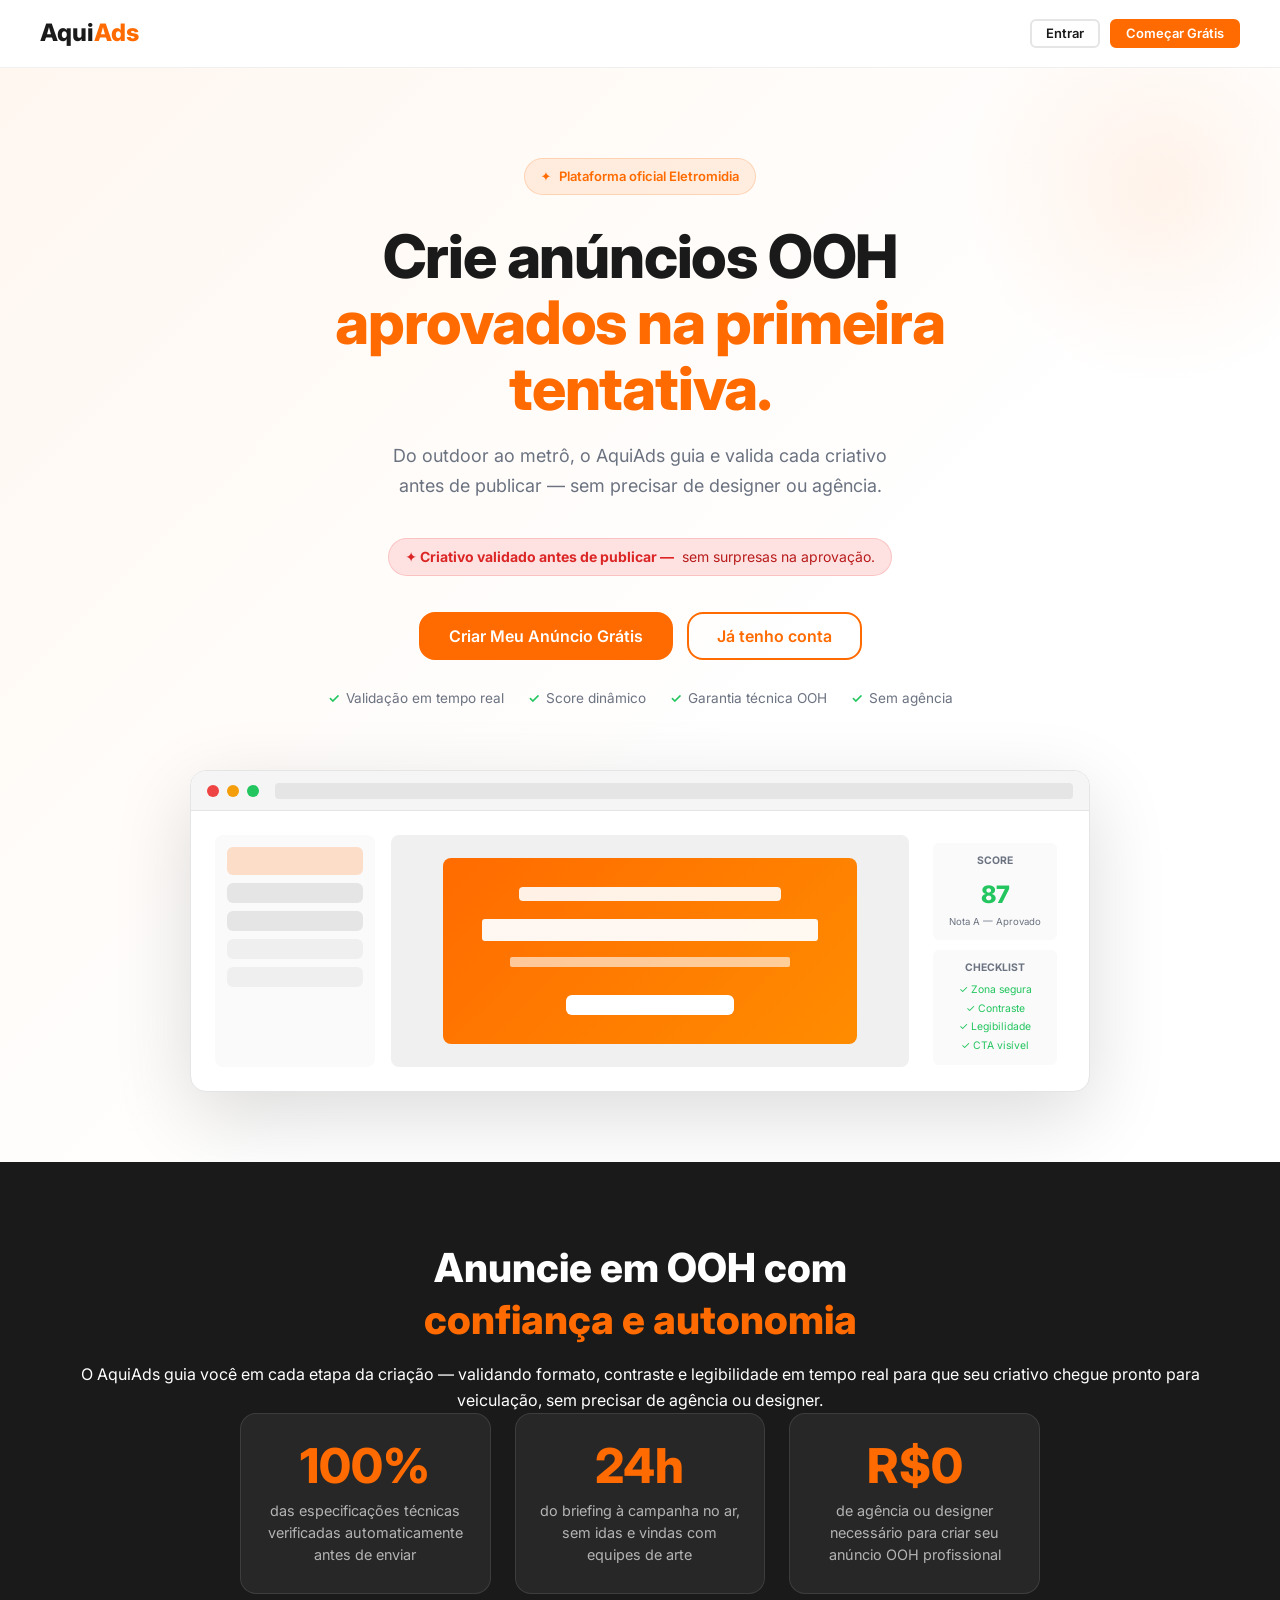
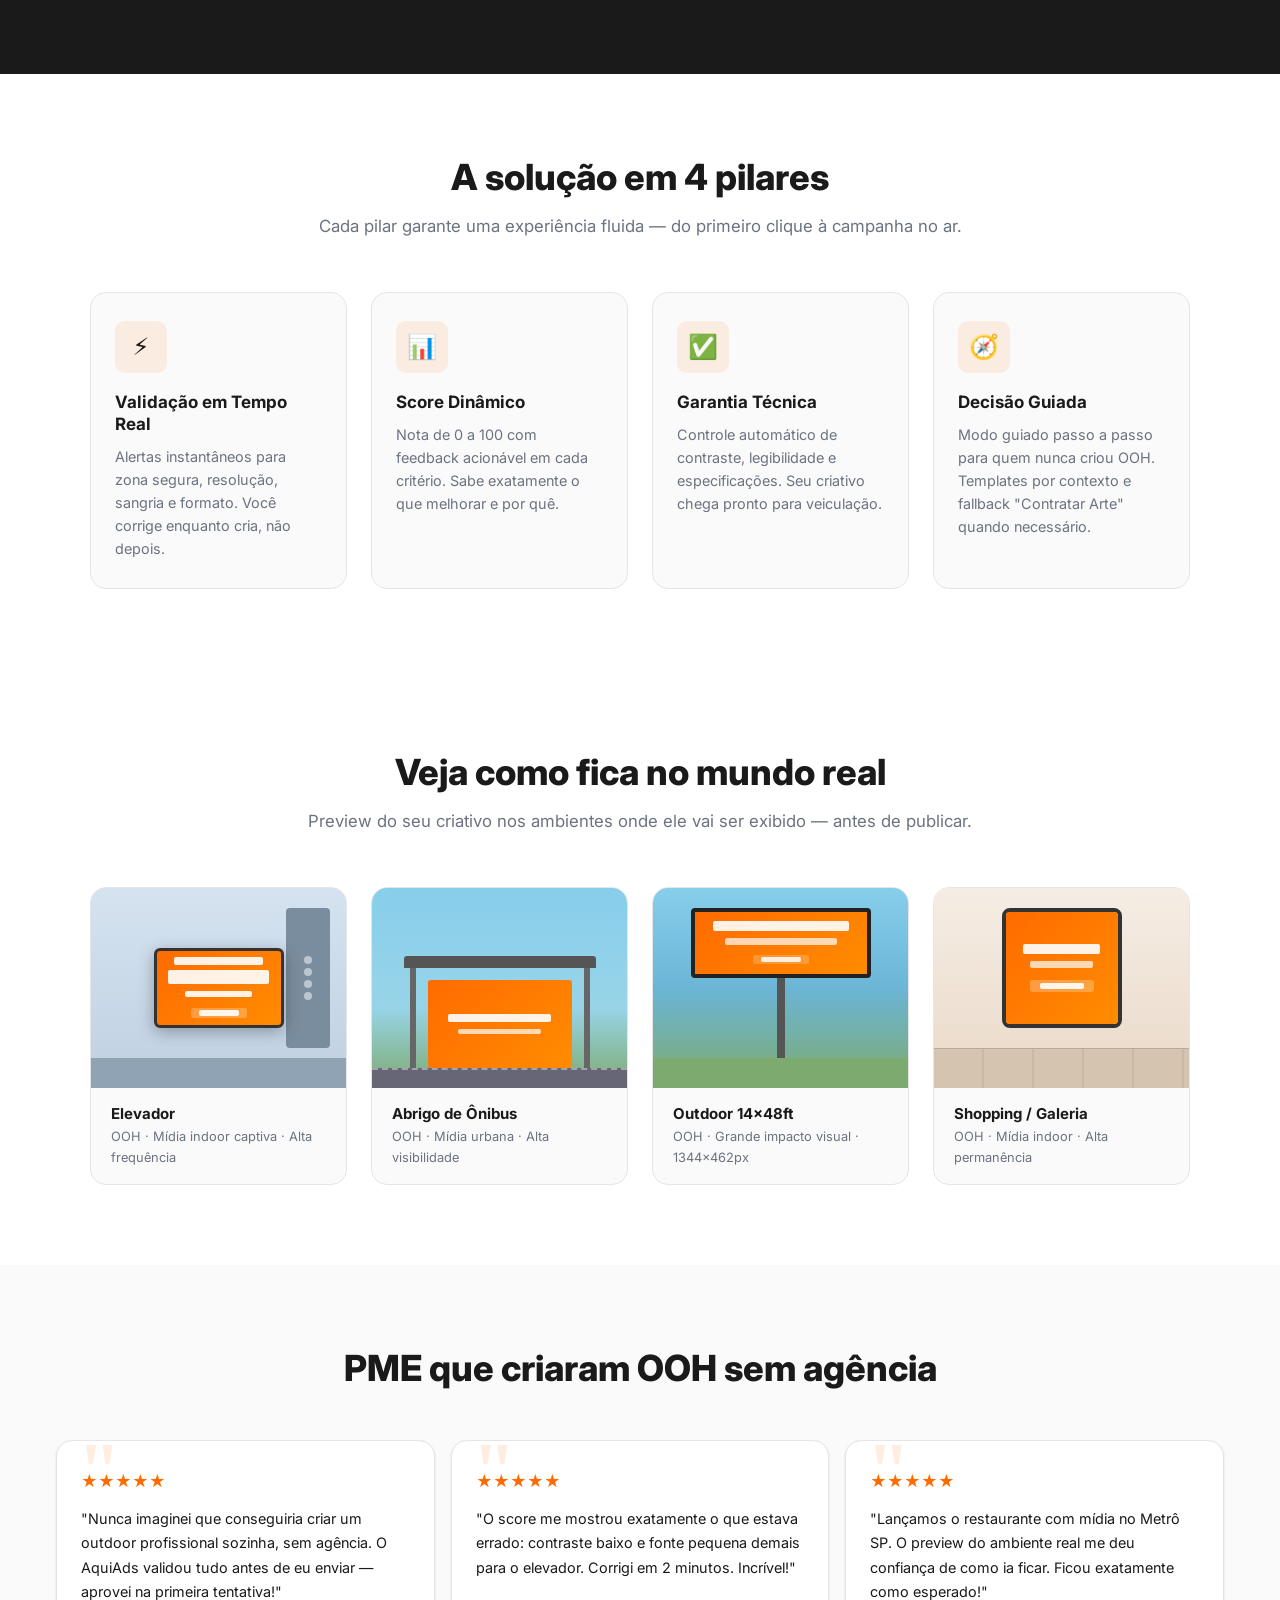
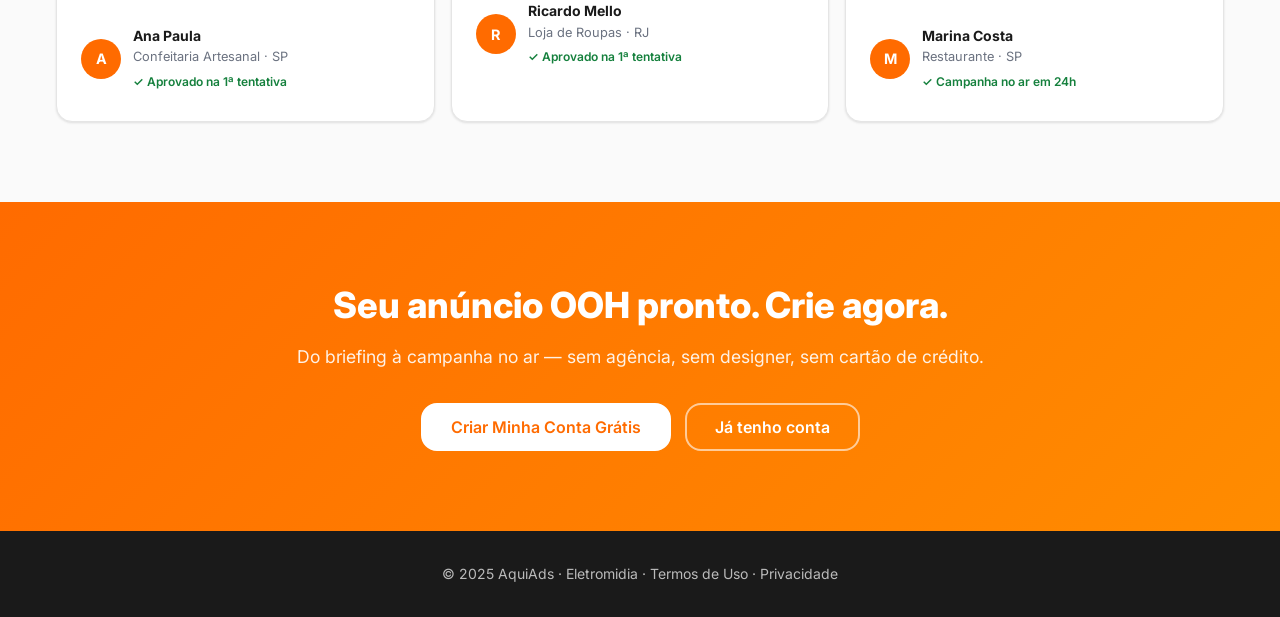
<file: index.html>
<!DOCTYPE html>
<html lang="pt-BR">
<head>
  <meta charset="UTF-8">
  <meta name="viewport" content="width=device-width, initial-scale=1.0">
  <title>AquiAds — Crie anúncios OOH profissionais. Sem agência.</title>
  <link rel="stylesheet" href="assets/css/style.css">
  <style>
    /* ===== NAV ===== */
    .landing-nav-btns { display:flex; gap:10px; align-items:center; }
    .already-logged  { display:none; }

    /* ===== HERO ===== */
    .hero {
      background: linear-gradient(135deg, #fff7f0 0%, #fff 60%);
      padding: 90px 32px 70px; text-align: center; position: relative; overflow: hidden;
    }
    .hero::before {
      content: ''; position: absolute; top: -80px; right: -80px;
      width: 400px; height: 400px; border-radius: 50%;
      background: radial-gradient(circle, rgba(255,107,0,0.08) 0%, transparent 70%);
      pointer-events: none;
    }
    .hero-eyebrow {
      display: inline-flex; align-items: center; gap: 8px;
      background: rgba(255,107,0,0.1); color: var(--color-primary);
      padding: 7px 16px; border-radius: 100px; font-size: 0.8125rem; font-weight: 600;
      margin-bottom: 28px; border: 1px solid rgba(255,107,0,0.2);
    }
    .hero h1 {
      font-size: clamp(2.25rem, 5.5vw, 3.75rem); font-weight: 800; line-height: 1.1;
      max-width: 760px; margin: 0 auto 20px; letter-spacing: -0.02em;
    }
    .hero h1 span { color: var(--color-primary); }
    .hero-subtitle {
      font-size: 1.15rem; color: var(--color-text-muted); max-width: 560px;
      margin: 0 auto 16px; line-height: 1.7;
    }
    .hero-stat-pill {
      display: inline-flex; align-items: center; gap: 8px;
      background: var(--color-error-bg); color: #DC2626;
      border: 1px solid rgba(239,68,68,0.2); border-radius: 100px;
      padding: 7px 16px; font-size: 0.875rem; font-weight: 700;
      margin-bottom: 36px;
    }
    .hero-stat-pill span { font-weight: 400; color: #B91C1C; }
    .hero-ctas { display: flex; align-items: center; justify-content: center; gap: 14px; flex-wrap: wrap; }
    .hero-trust {
      display: flex; align-items: center; justify-content: center; gap: 24px;
      flex-wrap: wrap; margin-top: 28px; font-size: 0.85rem; color: var(--color-text-muted);
    }
    .hero-trust span { display: flex; align-items: center; gap: 6px; }
    .hero-trust-check { color: var(--color-success); font-weight: 600; }

    /* ===== PROBLEM SECTION ===== */
    .problem-section {
      padding: 80px 32px; background: #1A1A1A; color: #fff; text-align: center;
    }
    .problem-section h2 {
      font-size: clamp(1.75rem, 3.5vw, 2.5rem); font-weight: 800; margin-bottom: 16px;
    }
    .problem-section h2 span { color: var(--color-primary); }
    .problem-section > p {
      font-size: 1.1rem; color: rgba(255,255,255,0.7); max-width: 560px;
      margin: 0 auto 52px; line-height: 1.7;
    }
    .problem-stats {
      display: grid; grid-template-columns: repeat(3, 1fr); gap: 24px;
      max-width: 800px; margin: 0 auto;
    }
    .problem-stat {
      background: rgba(255,255,255,0.06); border: 1px solid rgba(255,255,255,0.1);
      border-radius: var(--radius-lg); padding: 28px 20px;
    }
    .problem-stat-num {
      font-size: 3rem; font-weight: 800; color: var(--color-primary);
      line-height: 1; margin-bottom: 10px;
    }
    .problem-stat p { font-size: 0.9rem; color: rgba(255,255,255,0.65); line-height: 1.5; }

    /* ===== VALUE CARDS ===== */
    .value-section { padding: 80px 32px; background: #fff; }
    .value-section h2 {
      text-align: center; font-size: clamp(1.75rem, 3.5vw, 2.25rem);
      font-weight: 800; margin-bottom: 12px;
    }
    .value-section > .container > p {
      text-align: center; color: var(--color-text-muted); margin-bottom: 52px;
      font-size: 1.05rem;
    }
    .value-grid {
      display: grid; grid-template-columns: repeat(auto-fit, minmax(240px, 1fr));
      gap: 24px; max-width: 1100px; margin: 0 auto;
    }
    .value-card {
      background: var(--color-bg); border-radius: var(--radius-lg);
      border: 1px solid var(--color-gray-light); padding: 28px 24px;
      transition: var(--transition); position: relative; overflow: hidden;
    }
    .value-card::before {
      content: ''; position: absolute; top: 0; left: 0; right: 0; height: 3px;
      background: linear-gradient(90deg, var(--color-primary), #FF8C00);
      opacity: 0; transition: var(--transition);
    }
    .value-card:hover { box-shadow: var(--shadow-md); transform: translateY(-2px); }
    .value-card:hover::before { opacity: 1; }
    .value-icon {
      width: 52px; height: 52px; border-radius: var(--radius-md);
      background: rgba(255,107,0,0.1); display: flex; align-items: center;
      justify-content: center; font-size: 1.5rem; margin-bottom: 18px;
    }
    .value-card h3 { font-size: 1.0625rem; font-weight: 700; margin-bottom: 10px; }
    .value-card p { font-size: 0.9rem; color: var(--color-text-muted); line-height: 1.6; }

    /* ===== SPRINTS SECTION ===== */
    .sprints-section { padding: 80px 32px; background: var(--color-bg); }
    .sprints-section h2 {
      text-align: center; font-size: clamp(1.75rem, 3.5vw, 2.25rem);
      font-weight: 800; margin-bottom: 12px;
    }
    .sprints-section > .container > p {
      text-align: center; color: var(--color-text-muted); margin-bottom: 52px;
      font-size: 1.05rem;
    }
    .sprints-grid {
      display: grid; grid-template-columns: repeat(auto-fit, minmax(220px, 1fr));
      gap: 20px; max-width: 1100px; margin: 0 auto;
    }
    .sprint-card {
      background: #fff; border-radius: var(--radius-lg);
      border: 1px solid var(--color-gray-light); padding: 24px 20px;
      box-shadow: var(--shadow-sm); position: relative;
    }
    .sprint-num {
      display: inline-flex; align-items: center; justify-content: center;
      width: 32px; height: 32px; border-radius: var(--radius-sm);
      background: var(--color-primary); color: #fff;
      font-size: 0.875rem; font-weight: 800; margin-bottom: 14px;
    }
    .sprint-card h3 { font-size: 1rem; font-weight: 700; margin-bottom: 10px; color: var(--color-primary); }
    .sprint-card ul { padding: 0; }
    .sprint-card ul li {
      font-size: 0.85rem; color: var(--color-text-muted); padding: 4px 0;
      padding-left: 16px; position: relative; line-height: 1.5;
    }
    .sprint-card ul li::before {
      content: '·'; position: absolute; left: 4px; color: var(--color-primary);
      font-weight: 800; font-size: 1rem; top: 3px;
    }

    /* ===== OOH FORMATS SECTION ===== */
    .ooh-formats-section { padding: 80px 32px; background: #fff; }
    .ooh-formats-section h2 {
      text-align: center; font-size: clamp(1.75rem, 3.5vw, 2.25rem);
      font-weight: 800; margin-bottom: 12px;
    }
    .ooh-formats-section > .container > p {
      text-align: center; color: var(--color-text-muted); margin-bottom: 52px;
      font-size: 1.05rem;
    }
    .ooh-preview-grid {
      display: grid; grid-template-columns: repeat(auto-fill, minmax(240px, 1fr));
      gap: 24px; max-width: 1100px; margin: 0 auto;
    }
    .ooh-preview-card {
      background: var(--color-bg); border-radius: var(--radius-lg);
      border: 1px solid var(--color-gray-light); overflow: hidden;
      transition: var(--transition);
    }
    .ooh-preview-card:hover { box-shadow: var(--shadow-md); border-color: var(--color-primary); }
    .ooh-scene {
      height: 200px; position: relative; display: flex;
      align-items: center; justify-content: center; overflow: hidden;
    }

    /* Elevator scene */
    .scene-elevator { background: linear-gradient(180deg, #C8D6E5 0%, #B0C4D8 100%); }
    .elevator-walls {
      position: absolute; inset: 0;
      background: linear-gradient(180deg, #D5E3F0 0%, #BFD0E2 100%);
    }
    .elevator-floor {
      position: absolute; bottom: 0; left: 0; right: 0; height: 30px;
      background: #8FA3B5;
    }
    .elevator-panel-wrap {
      position: absolute; right: 16px; top: 20px; bottom: 40px;
      width: 44px; background: #7A8D9E; border-radius: 4px;
      display: flex; flex-direction: column; align-items: center;
      justify-content: center; gap: 4px; padding: 6px;
    }
    .elevator-btn-dot {
      width: 8px; height: 8px; border-radius: 50%;
      background: rgba(255,255,255,0.5);
    }
    .elevator-screen {
      width: 130px; height: 80px; background: linear-gradient(135deg, #FF6B00, #FF8C00);
      border-radius: 6px; border: 3px solid #333; position: relative; overflow: hidden;
      box-shadow: 0 4px 16px rgba(0,0,0,0.3);
    }
    .elevator-screen .screen-text {
      position: absolute; inset: 0; display: flex; flex-direction: column;
      align-items: center; justify-content: center; gap: 3px; padding: 6px;
    }
    .screen-line { background: rgba(255,255,255,0.9); border-radius: 2px; }

    /* Bus shelter scene */
    .scene-shelter { background: linear-gradient(180deg, #87CEEB 0%, #98D4E8 60%, #7DAA6E 100%); }
    .shelter-structure {
      position: absolute; bottom: 20px; left: 50%; transform: translateX(-50%);
      width: 180px;
    }
    .shelter-roof {
      height: 12px; background: #555; border-radius: 3px 3px 0 0; margin: 0 -6px;
    }
    .shelter-posts {
      display: flex; justify-content: space-between; height: 100px;
    }
    .shelter-post { width: 6px; background: #666; }
    .shelter-panel {
      position: absolute; left: 12px; right: 12px; top: 12px; bottom: 0;
      background: linear-gradient(135deg, #FF6B00, #FF8C00);
      border-radius: 3px; overflow: hidden; display: flex;
      flex-direction: column; align-items: center; justify-content: center;
      gap: 4px; padding: 8px;
    }
    .shelter-road {
      position: absolute; bottom: 0; left: 0; right: 0; height: 20px;
      background: #667; border-top: 2px dashed rgba(255,255,255,0.4);
    }

    /* Outdoor scene */
    .scene-outdoor { background: linear-gradient(180deg, #87CEEB 0%, #6BB5D6 50%, #7DAA6E 100%); }
    .outdoor-pole {
      position: absolute; bottom: 30px; left: 50%; transform: translateX(-50%);
      width: 8px; height: 100px; background: #555;
    }
    .outdoor-board {
      position: absolute; top: 20px; left: 50%; transform: translateX(-50%);
      width: 180px; height: 70px; background: #333;
      border-radius: 4px; border: 4px solid #222; overflow: hidden;
    }
    .outdoor-creative {
      width: 100%; height: 100%;
      background: linear-gradient(135deg, #FF6B00, #FF8C00);
      display: flex; flex-direction: column; align-items: center;
      justify-content: center; gap: 4px; padding: 6px;
    }
    .outdoor-ground {
      position: absolute; bottom: 0; left: 0; right: 0; height: 30px;
      background: #7DAA6E;
    }

    /* Shopping scene */
    .scene-shopping { background: linear-gradient(180deg, #F0E8DC 0%, #E8D8C4 100%); }
    .shopping-corridor {
      position: absolute; inset: 0;
      background: linear-gradient(180deg, #F5EDE4 0%, #EAD9C8 100%);
    }
    .shopping-floor-tiles {
      position: absolute; bottom: 0; left: 0; right: 0; height: 40px;
      background: repeating-linear-gradient(90deg, #D4C4B0 0px, #D4C4B0 48px, #C8B8A4 48px, #C8B8A4 50px);
      border-top: 1px solid #BCA898;
    }
    .shopping-screen {
      position: absolute; top: 20px; left: 50%; transform: translateX(-50%);
      width: 120px; height: 120px; background: #1A1A1A;
      border-radius: 8px; border: 4px solid #333;
      display: flex; align-items: center; justify-content: center; overflow: hidden;
    }
    .shopping-creative {
      width: 100%; height: 100%;
      background: linear-gradient(135deg, #FF6B00, #FF8C00);
      display: flex; flex-direction: column; align-items: center;
      justify-content: center; gap: 4px; padding: 8px;
    }

    .ooh-preview-info { padding: 16px 20px; }
    .ooh-preview-info h4 { font-size: 0.9375rem; font-weight: 700; margin-bottom: 4px; }
    .ooh-preview-info p { font-size: 0.8rem; color: var(--color-text-muted); }

    /* ===== TESTIMONIALS ===== */
    .testimonials { padding: 80px 32px; background: var(--color-bg); }
    .testimonials h2 {
      text-align: center; font-size: clamp(1.75rem, 3.5vw, 2.25rem);
      font-weight: 800; margin-bottom: 48px;
    }
    .testimonial-card {
      background: #fff; border-radius: var(--radius-lg); padding: 28px 24px;
      border: 1px solid var(--color-gray-light); box-shadow: var(--shadow-sm);
      position: relative;
    }
    .testimonial-card::before {
      content: '"'; position: absolute; top: -10px; left: 20px;
      font-size: 5rem; line-height: 1; color: rgba(255,107,0,0.12);
      font-family: Georgia, serif; font-weight: 900; pointer-events: none;
    }
    .testimonial-stars { color: #FF6B00; font-size: 1rem; margin-bottom: 12px; }
    .testimonial-text  { font-size: 0.9rem; line-height: 1.7; color: var(--color-text); margin-bottom: 20px; position: relative; z-index: 1; }
    .testimonial-author { display: flex; align-items: center; gap: 12px; }
    .testimonial-avatar {
      width: 40px; height: 40px; border-radius: 50%; background: var(--color-primary);
      color: #fff; display: flex; align-items: center; justify-content: center;
      font-weight: 700; font-size: 0.9rem; flex-shrink: 0;
    }
    .testimonial-name   { font-weight: 700; font-size: 0.875rem; }
    .testimonial-role   { font-size: 0.8rem; color: var(--color-text-muted); }
    .testimonial-result {
      display: inline-flex; align-items: center; gap: 6px; margin-top: 4px;
      font-size: 0.75rem; color: #15803D; font-weight: 600;
    }

    /* ===== HERO MOCKUP ===== */
    .hero-mockup { max-width: 900px; margin: 60px auto 0; position: relative; }
    .hero-mockup-inner {
      background: #fff; border-radius: 16px; box-shadow: 0 24px 80px rgba(0,0,0,0.14);
      overflow: hidden; border: 1px solid var(--color-gray-light);
    }
    .hero-mockup-bar {
      height: 40px; background: #F5F5F5; border-bottom: 1px solid var(--color-gray-light);
      display: flex; align-items: center; padding: 0 16px; gap: 8px;
    }
    .hero-mockup-dot { width: 12px; height: 12px; border-radius: 50%; }
    .hero-mockup-content { padding: 24px; height: 280px; display: flex; gap: 16px; }
    .hero-mockup-sidebar {
      width: 160px; background: var(--color-bg); border-radius: 8px; padding: 12px;
      display: flex; flex-direction: column; gap: 8px;
    }
    .hero-mockup-sidebar-item { height: 28px; background: var(--color-gray-light); border-radius: 6px; }
    .hero-mockup-sidebar-item:first-child { background: rgba(255,107,0,0.2); }
    .hero-mockup-canvas-area {
      flex: 1; background: #F0F0F0; border-radius: 8px;
      display: flex; align-items: center; justify-content: center;
    }
    .hero-mockup-canvas-inner {
      width: 80%; height: 80%; background: linear-gradient(135deg, #FF6B00, #FF8C00);
      border-radius: 8px; display: flex; flex-direction: column; align-items: center;
      justify-content: center; gap: 8px; padding: 20px;
    }
    .hero-mockup-canvas-inner div { background: rgba(255,255,255,0.9); border-radius: 4px; }

    /* ===== RESPONSIVE ===== */
    @media (max-width: 768px) {
      .problem-stats { grid-template-columns: 1fr; max-width: 340px; }
      .hero { padding: 60px 20px 48px; }
      .problem-section, .value-section, .sprints-section, .ooh-formats-section,
      .testimonials { padding: 56px 20px; }
      .hero-mockup-content { height: auto; flex-wrap: wrap; }
      .hero-mockup { margin-top: 36px; }
    }
    @media (max-width: 640px) {
      .hero h1 { font-size: 2rem; }
      .hero-mockup-sidebar { display: none; }
      .hero-mockup-content { height: 180px; }
    }
  </style>
</head>
<body>
  <!-- NAVBAR -->
  <nav class="landing-nav">
    <div class="landing-nav-inner">
      <a href="index.html" style="text-decoration:none;">
        <span class="logo-text">Aqui<span>Ads</span></span>
      </a>
      <div class="landing-nav-btns" id="nav-btns">
        <button class="btn btn--ghost btn--sm" onclick="openAuthModal('login')">Entrar</button>
        <button class="btn btn--primary btn--sm" onclick="openAuthModal('register')">Começar Grátis</button>
      </div>
      <div class="landing-nav-btns already-logged" id="nav-logged">
        <a href="dashboard.html" class="btn btn--primary btn--sm">Ir para o Painel →</a>
      </div>
    </div>
  </nav>

  <!-- HERO -->
  <section class="hero">
    <div class="hero-eyebrow">
      <span>✦</span> Plataforma oficial Eletromidia
    </div>
    <h1>Crie anúncios OOH<br><span>aprovados na primeira tentativa.</span></h1>
    <p class="hero-subtitle">Do outdoor ao metrô, o AquiAds guia e valida cada criativo antes de publicar — sem precisar de designer ou agência.</p>
    <div class="hero-stat-pill">
      ✦ Criativo validado antes de publicar — <span>sem surpresas na aprovação.</span>
    </div>
    <div class="hero-ctas">
      <button class="btn btn--primary btn--lg" onclick="openAuthModal('register')">Criar Meu Anúncio Grátis</button>
      <button class="btn btn--secondary btn--lg" onclick="openAuthModal('login')">Já tenho conta</button>
    </div>
    <div class="hero-trust">
      <span><span class="hero-trust-check">✓</span> Validação em tempo real</span>
      <span><span class="hero-trust-check">✓</span> Score dinâmico</span>
      <span><span class="hero-trust-check">✓</span> Garantia técnica OOH</span>
      <span><span class="hero-trust-check">✓</span> Sem agência</span>
    </div>

    <!-- App mockup -->
    <div class="hero-mockup">
      <div class="hero-mockup-inner">
        <div class="hero-mockup-bar">
          <div class="hero-mockup-dot" style="background:#EF4444;"></div>
          <div class="hero-mockup-dot" style="background:#F59E0B;"></div>
          <div class="hero-mockup-dot" style="background:#22C55E;"></div>
          <div style="flex:1;height:16px;background:#E5E5E5;border-radius:4px;margin-left:8px;"></div>
        </div>
        <div class="hero-mockup-content">
          <div class="hero-mockup-sidebar">
            <div class="hero-mockup-sidebar-item"></div>
            <div class="hero-mockup-sidebar-item" style="height:20px;"></div>
            <div class="hero-mockup-sidebar-item" style="height:20px;"></div>
            <div class="hero-mockup-sidebar-item" style="height:20px;background:rgba(229,229,229,0.5);"></div>
            <div class="hero-mockup-sidebar-item" style="height:20px;background:rgba(229,229,229,0.5);"></div>
          </div>
          <div class="hero-mockup-canvas-area">
            <div class="hero-mockup-canvas-inner">
              <div style="width:70%;height:14px;margin-bottom:10px;"></div>
              <div style="width:90%;height:22px;margin-bottom:8px;background:rgba(255,255,255,0.95);border-radius:3px;"></div>
              <div style="width:75%;height:10px;margin-bottom:20px;background:rgba(255,255,255,0.6);border-radius:2px;"></div>
              <div style="width:45%;height:20px;background:#fff;border-radius:6px;"></div>
            </div>
          </div>
          <div style="width:140px;display:flex;flex-direction:column;gap:10px;padding:8px;">
            <div style="background:var(--color-bg);border-radius:6px;padding:10px;">
              <div style="font-size:0.65rem;font-weight:700;color:var(--color-text-muted);margin-bottom:6px;">SCORE</div>
              <div style="font-size:1.5rem;font-weight:800;color:#22C55E;">87</div>
              <div style="font-size:0.6rem;color:var(--color-text-muted);">Nota A — Aprovado</div>
            </div>
            <div style="background:var(--color-bg);border-radius:6px;padding:10px;font-size:0.65rem;">
              <div style="font-weight:700;margin-bottom:6px;color:var(--color-text-muted);">CHECKLIST</div>
              <div style="color:#22C55E;margin-bottom:2px;">✓ Zona segura</div>
              <div style="color:#22C55E;margin-bottom:2px;">✓ Contraste</div>
              <div style="color:#22C55E;margin-bottom:2px;">✓ Legibilidade</div>
              <div style="color:#22C55E;">✓ CTA visível</div>
            </div>
          </div>
        </div>
      </div>
    </div>
  </section>

  <!-- BENEFÍCIOS -->
  <section class="problem-section">
    <div class="container">
      <h2>Anuncie em OOH com<br><span>confiança e autonomia</span></h2>
      <p>O AquiAds guia você em cada etapa da criação — validando formato, contraste e legibilidade em tempo real para que seu criativo chegue pronto para veiculação, sem precisar de agência ou designer.</p>
      <div class="problem-stats">
        <div class="problem-stat">
          <div class="problem-stat-num">100%</div>
          <p>das especificações técnicas verificadas automaticamente antes de enviar</p>
        </div>
        <div class="problem-stat">
          <div class="problem-stat-num">24h</div>
          <p>do briefing à campanha no ar, sem idas e vindas com equipes de arte</p>
        </div>
        <div class="problem-stat">
          <div class="problem-stat-num">R$0</div>
          <p>de agência ou designer necessário para criar seu anúncio OOH profissional</p>
        </div>
      </div>
    </div>
  </section>

  <!-- SOLUÇÃO — 4 PILARES -->
  <section class="value-section">
    <div class="container">
      <h2>A solução em 4 pilares</h2>
      <p>Cada pilar garante uma experiência fluida — do primeiro clique à campanha no ar.</p>
      <div class="value-grid">
        <div class="value-card">
          <div class="value-icon">⚡</div>
          <h3>Validação em Tempo Real</h3>
          <p>Alertas instantâneos para zona segura, resolução, sangria e formato. Você corrige enquanto cria, não depois.</p>
        </div>
        <div class="value-card">
          <div class="value-icon">📊</div>
          <h3>Score Dinâmico</h3>
          <p>Nota de 0 a 100 com feedback acionável em cada critério. Sabe exatamente o que melhorar e por quê.</p>
        </div>
        <div class="value-card">
          <div class="value-icon">✅</div>
          <h3>Garantia Técnica</h3>
          <p>Controle automático de contraste, legibilidade e especificações. Seu criativo chega pronto para veiculação.</p>
        </div>
        <div class="value-card">
          <div class="value-icon">🧭</div>
          <h3>Decisão Guiada</h3>
          <p>Modo guiado passo a passo para quem nunca criou OOH. Templates por contexto e fallback "Contratar Arte" quando necessário.</p>
        </div>
      </div>
    </div>
  </section>


  <!-- FORMATOS OOH COM PREVIEW VISUAL -->
  <section class="ooh-formats-section">
    <div class="container">
      <h2>Veja como fica no mundo real</h2>
      <p>Preview do seu criativo nos ambientes onde ele vai ser exibido — antes de publicar.</p>
      <div class="ooh-preview-grid">

        <!-- ELEVADOR -->
        <div class="ooh-preview-card">
          <div class="ooh-scene scene-elevator">
            <div class="elevator-walls"></div>
            <div class="elevator-floor"></div>
            <div class="elevator-panel-wrap">
              <div class="elevator-btn-dot"></div>
              <div class="elevator-btn-dot"></div>
              <div class="elevator-btn-dot"></div>
              <div class="elevator-btn-dot"></div>
            </div>
            <div class="elevator-screen">
              <div class="screen-text">
                <div class="screen-line" style="width:80%;height:8px;margin-bottom:2px;"></div>
                <div class="screen-line" style="width:90%;height:14px;margin-bottom:4px;"></div>
                <div class="screen-line" style="width:60%;height:6px;margin-bottom:8px;"></div>
                <div style="background:rgba(255,255,255,0.25);border-radius:3px;padding:2px 8px;">
                  <div class="screen-line" style="width:40px;height:6px;background:rgba(255,255,255,0.9);"></div>
                </div>
              </div>
            </div>
          </div>
          <div class="ooh-preview-info">
            <h4>Elevador</h4>
            <p>OOH · Mídia indoor captiva · Alta frequência</p>
          </div>
        </div>

        <!-- ABRIGO DE ONIBUS -->
        <div class="ooh-preview-card">
          <div class="ooh-scene scene-shelter">
            <div class="shelter-road"></div>
            <div class="shelter-structure">
              <div class="shelter-roof"></div>
              <div class="shelter-posts">
                <div class="shelter-post"></div>
                <div style="flex:1;position:relative;">
                  <div class="shelter-panel">
                    <div class="screen-line" style="width:80%;height:8px;margin-bottom:3px;background:rgba(255,255,255,0.9);"></div>
                    <div class="screen-line" style="width:65%;height:5px;background:rgba(255,255,255,0.7);"></div>
                  </div>
                </div>
                <div class="shelter-post"></div>
              </div>
            </div>
          </div>
          <div class="ooh-preview-info">
            <h4>Abrigo de Ônibus</h4>
            <p>OOH · Mídia urbana · Alta visibilidade</p>
          </div>
        </div>

        <!-- OUTDOOR -->
        <div class="ooh-preview-card">
          <div class="ooh-scene scene-outdoor">
            <div class="outdoor-ground"></div>
            <div class="outdoor-pole"></div>
            <div class="outdoor-board">
              <div class="outdoor-creative">
                <div class="screen-line" style="width:85%;height:10px;background:rgba(255,255,255,0.9);margin-bottom:3px;"></div>
                <div class="screen-line" style="width:70%;height:7px;background:rgba(255,255,255,0.7);margin-bottom:6px;"></div>
                <div style="background:rgba(255,255,255,0.2);border-radius:2px;padding:2px 8px;">
                  <div class="screen-line" style="width:40px;height:5px;background:rgba(255,255,255,0.85);"></div>
                </div>
              </div>
            </div>
          </div>
          <div class="ooh-preview-info">
            <h4>Outdoor 14×48ft</h4>
            <p>OOH · Grande impacto visual · 1344×462px</p>
          </div>
        </div>

        <!-- SHOPPING -->
        <div class="ooh-preview-card">
          <div class="ooh-scene scene-shopping">
            <div class="shopping-corridor"></div>
            <div class="shopping-floor-tiles"></div>
            <div class="shopping-screen">
              <div class="shopping-creative">
                <div class="screen-line" style="width:80%;height:10px;background:rgba(255,255,255,0.9);margin-bottom:3px;"></div>
                <div class="screen-line" style="width:65%;height:7px;background:rgba(255,255,255,0.7);margin-bottom:8px;"></div>
                <div style="background:rgba(255,255,255,0.25);border-radius:3px;padding:3px 10px;">
                  <div class="screen-line" style="width:44px;height:6px;background:rgba(255,255,255,0.9);"></div>
                </div>
              </div>
            </div>
          </div>
          <div class="ooh-preview-info">
            <h4>Shopping / Galeria</h4>
            <p>OOH · Mídia indoor · Alta permanência</p>
          </div>
        </div>

      </div>
    </div>
  </section>

  <!-- DEPOIMENTOS -->
  <section class="testimonials">
    <div class="container">
      <h2>PME que criaram OOH sem agência</h2>
      <div class="grid-3">
        <div class="testimonial-card">
          <div class="testimonial-stars">★★★★★</div>
          <p class="testimonial-text">"Nunca imaginei que conseguiria criar um outdoor profissional sozinha, sem agência. O AquiAds validou tudo antes de eu enviar — aprovei na primeira tentativa!"</p>
          <div class="testimonial-author">
            <div class="testimonial-avatar">A</div>
            <div>
              <div class="testimonial-name">Ana Paula</div>
              <div class="testimonial-role">Confeitaria Artesanal · SP</div>
              <div class="testimonial-result">✓ Aprovado na 1ª tentativa</div>
            </div>
          </div>
        </div>
        <div class="testimonial-card">
          <div class="testimonial-stars">★★★★★</div>
          <p class="testimonial-text">"O score me mostrou exatamente o que estava errado: contraste baixo e fonte pequena demais para o elevador. Corrigi em 2 minutos. Incrível!"</p>
          <div class="testimonial-author">
            <div class="testimonial-avatar">R</div>
            <div>
              <div class="testimonial-name">Ricardo Mello</div>
              <div class="testimonial-role">Loja de Roupas · RJ</div>
              <div class="testimonial-result">✓ Aprovado na 1ª tentativa</div>
            </div>
          </div>
        </div>
        <div class="testimonial-card">
          <div class="testimonial-stars">★★★★★</div>
          <p class="testimonial-text">"Lançamos o restaurante com mídia no Metrô SP. O preview do ambiente real me deu confiança de como ia ficar. Ficou exatamente como esperado!"</p>
          <div class="testimonial-author">
            <div class="testimonial-avatar">M</div>
            <div>
              <div class="testimonial-name">Marina Costa</div>
              <div class="testimonial-role">Restaurante · SP</div>
              <div class="testimonial-result">✓ Campanha no ar em 24h</div>
            </div>
          </div>
        </div>
      </div>
    </div>
  </section>

  <!-- CTA FINAL -->
  <section class="cta-section">
    <div class="container">
      <h2>Seu anúncio OOH pronto. Crie agora.</h2>
      <p>Do briefing à campanha no ar — sem agência, sem designer, sem cartão de crédito.</p>
      <div class="hero-ctas">
        <button class="btn btn--primary btn--lg" onclick="openAuthModal('register')">Criar Minha Conta Grátis</button>
        <button class="btn btn--secondary btn--lg" onclick="openAuthModal('login')">Já tenho conta</button>
      </div>
    </div>
  </section>

  <footer class="landing-footer">
    <p>© 2025 AquiAds · Eletromidia · <a href="#">Termos de Uso</a> · <a href="#">Privacidade</a></p>
  </footer>

  <!-- AUTH MODAL -->
  <div class="modal-overlay" id="auth-modal-overlay">
    <div class="modal modal--sm">
      <div class="modal-header">
        <div>
          <div class="tab-strip" style="border:none;margin:0 0 4px;">
            <button class="tab-btn tab-btn--active" id="tab-login-btn"  onclick="switchTab('login')">Entrar</button>
            <button class="tab-btn"                 id="tab-reg-btn"    onclick="switchTab('register')">Cadastro</button>
          </div>
          <p style="font-size:0.8rem;color:var(--color-text-muted);" id="auth-subtitle">Acesse seu painel AquiAds</p>
        </div>
        <button class="modal-close" onclick="closeAuthModal()">✕</button>
      </div>

      <!-- LOGIN FORM -->
      <form id="login-form" onsubmit="handleLogin(event)">
        <div style="display:flex;flex-direction:column;gap:14px;">
          <div class="form-group">
            <label class="form-label">E-mail</label>
            <input type="email" class="form-input" id="login-email" placeholder="seu@email.com" required>
          </div>
          <div class="form-group">
            <label class="form-label">Senha</label>
            <input type="password" class="form-input" id="login-password" placeholder="Mínimo 6 caracteres" required>
          </div>
          <div id="login-error" class="form-error" style="display:none;"></div>
          <button type="submit" class="btn btn--primary w-full">Entrar no AquiAds</button>
          <p style="text-align:center;font-size:0.8rem;color:var(--color-text-muted);">
            Não tem conta? <a href="#" onclick="switchTab('register');return false;">Cadastre-se grátis</a>
          </p>
        </div>
      </form>

      <!-- REGISTER FORM -->
      <form id="register-form" style="display:none;" onsubmit="handleRegister(event)">
        <div style="display:flex;flex-direction:column;gap:14px;">
          <div class="form-group">
            <label class="form-label">Nome completo <span class="required">*</span></label>
            <input type="text" class="form-input" id="reg-name" placeholder="Seu nome" required>
          </div>
          <div class="form-group">
            <label class="form-label">E-mail <span class="required">*</span></label>
            <input type="email" class="form-input" id="reg-email" placeholder="seu@email.com" required>
          </div>
          <div class="form-group">
            <label class="form-label">Segmento</label>
            <select class="form-select" id="reg-segment">
              <option value="Varejo">Varejo</option>
              <option value="Gastronomia">Gastronomia</option>
              <option value="Saúde e Beleza">Saúde e Beleza</option>
              <option value="Educação">Educação</option>
              <option value="Serviços">Serviços</option>
              <option value="Outro">Outro</option>
            </select>
          </div>
          <div class="form-group">
            <label class="form-label">Senha <span class="required">*</span></label>
            <input type="password" class="form-input" id="reg-password" placeholder="Mínimo 6 caracteres" required>
          </div>
          <div id="reg-error" class="form-error" style="display:none;"></div>
          <button type="submit" class="btn btn--primary w-full">Criar Minha Conta Grátis</button>
          <p style="text-align:center;font-size:0.75rem;color:var(--color-text-muted);">
            Ao criar conta você aceita nossos <a href="#">Termos de Uso</a>.
          </p>
        </div>
      </form>
    </div>
  </div>

  <div id="toast-container"></div>
  <script src="assets/js/app.js"></script>
  <script>
    // Check already logged in
    if (AquiAds.Auth.isLoggedIn()) {
      document.getElementById('nav-btns').style.display = 'none';
      document.getElementById('nav-logged').style.display = 'flex';
    }

    function openAuthModal(tab) {
      if (AquiAds.Auth.isLoggedIn()) { window.location.href = 'dashboard.html'; return; }
      document.getElementById('auth-modal-overlay').classList.add('modal-overlay--open');
      switchTab(tab);
    }
    function closeAuthModal() {
      document.getElementById('auth-modal-overlay').classList.remove('modal-overlay--open');
    }
    function switchTab(tab) {
      const isLogin = tab === 'login';
      document.getElementById('login-form').style.display    = isLogin ? 'block' : 'none';
      document.getElementById('register-form').style.display = isLogin ? 'none'  : 'block';
      document.getElementById('tab-login-btn').className = 'tab-btn' + (isLogin ? ' tab-btn--active' : '');
      document.getElementById('tab-reg-btn').className   = 'tab-btn' + (!isLogin? ' tab-btn--active' : '');
      document.getElementById('auth-subtitle').textContent = isLogin ? 'Acesse seu painel AquiAds' : 'Crie sua conta gratuita';
    }
    function handleLogin(e) {
      e.preventDefault();
      const email = document.getElementById('login-email').value;
      const pass  = document.getElementById('login-password').value;
      const res = AquiAds.Auth.login(email, pass);
      if (res.success) { window.location.href = 'dashboard.html'; }
      else { const err = document.getElementById('login-error'); err.textContent = res.message; err.style.display = 'block'; }
    }
    function handleRegister(e) {
      e.preventDefault();
      const res = AquiAds.Auth.register({ name: document.getElementById('reg-name').value, email: document.getElementById('reg-email').value, password: document.getElementById('reg-password').value, segment: document.getElementById('reg-segment').value });
      if (res.success) { window.location.href = 'dashboard.html'; }
      else { const err = document.getElementById('reg-error'); err.textContent = res.message; err.style.display = 'block'; }
    }
    document.getElementById('auth-modal-overlay').addEventListener('click', e => { if (e.target === e.currentTarget) closeAuthModal(); });
  </script>
</body>
</html>
</file>
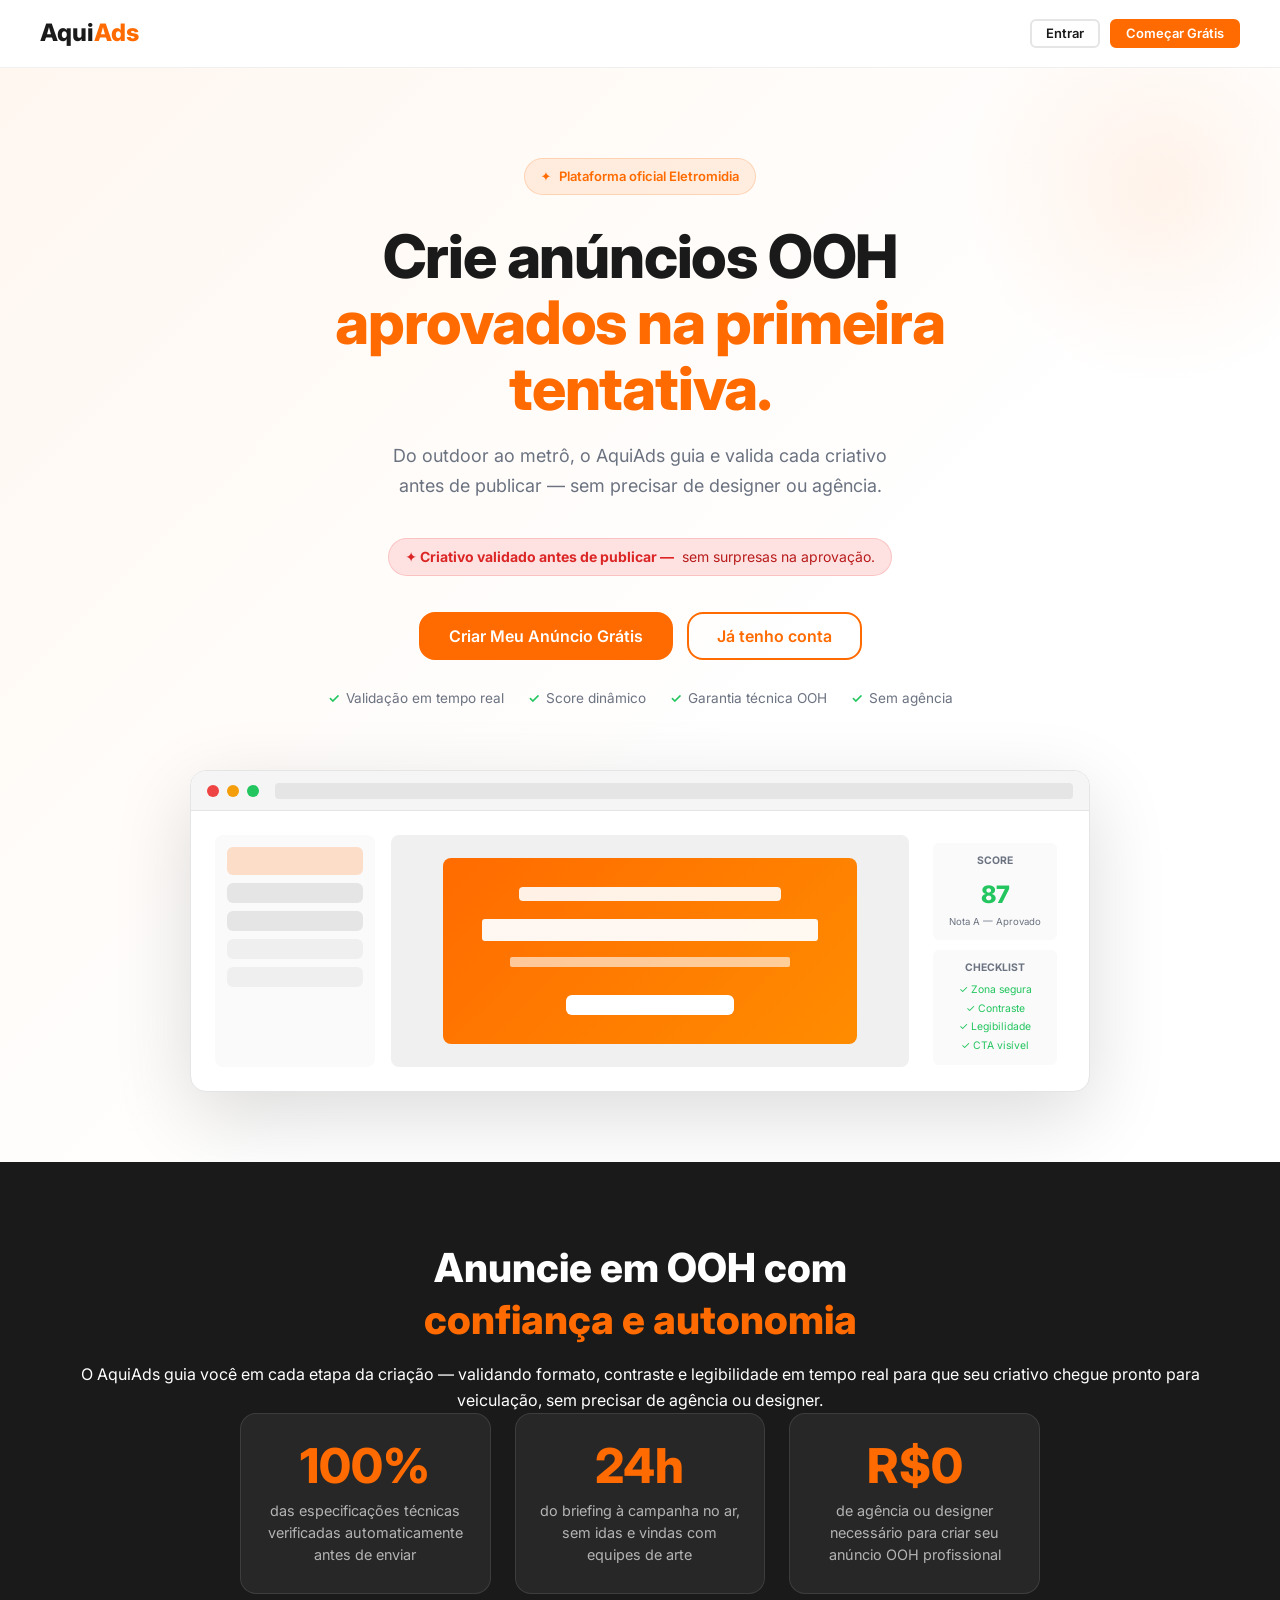
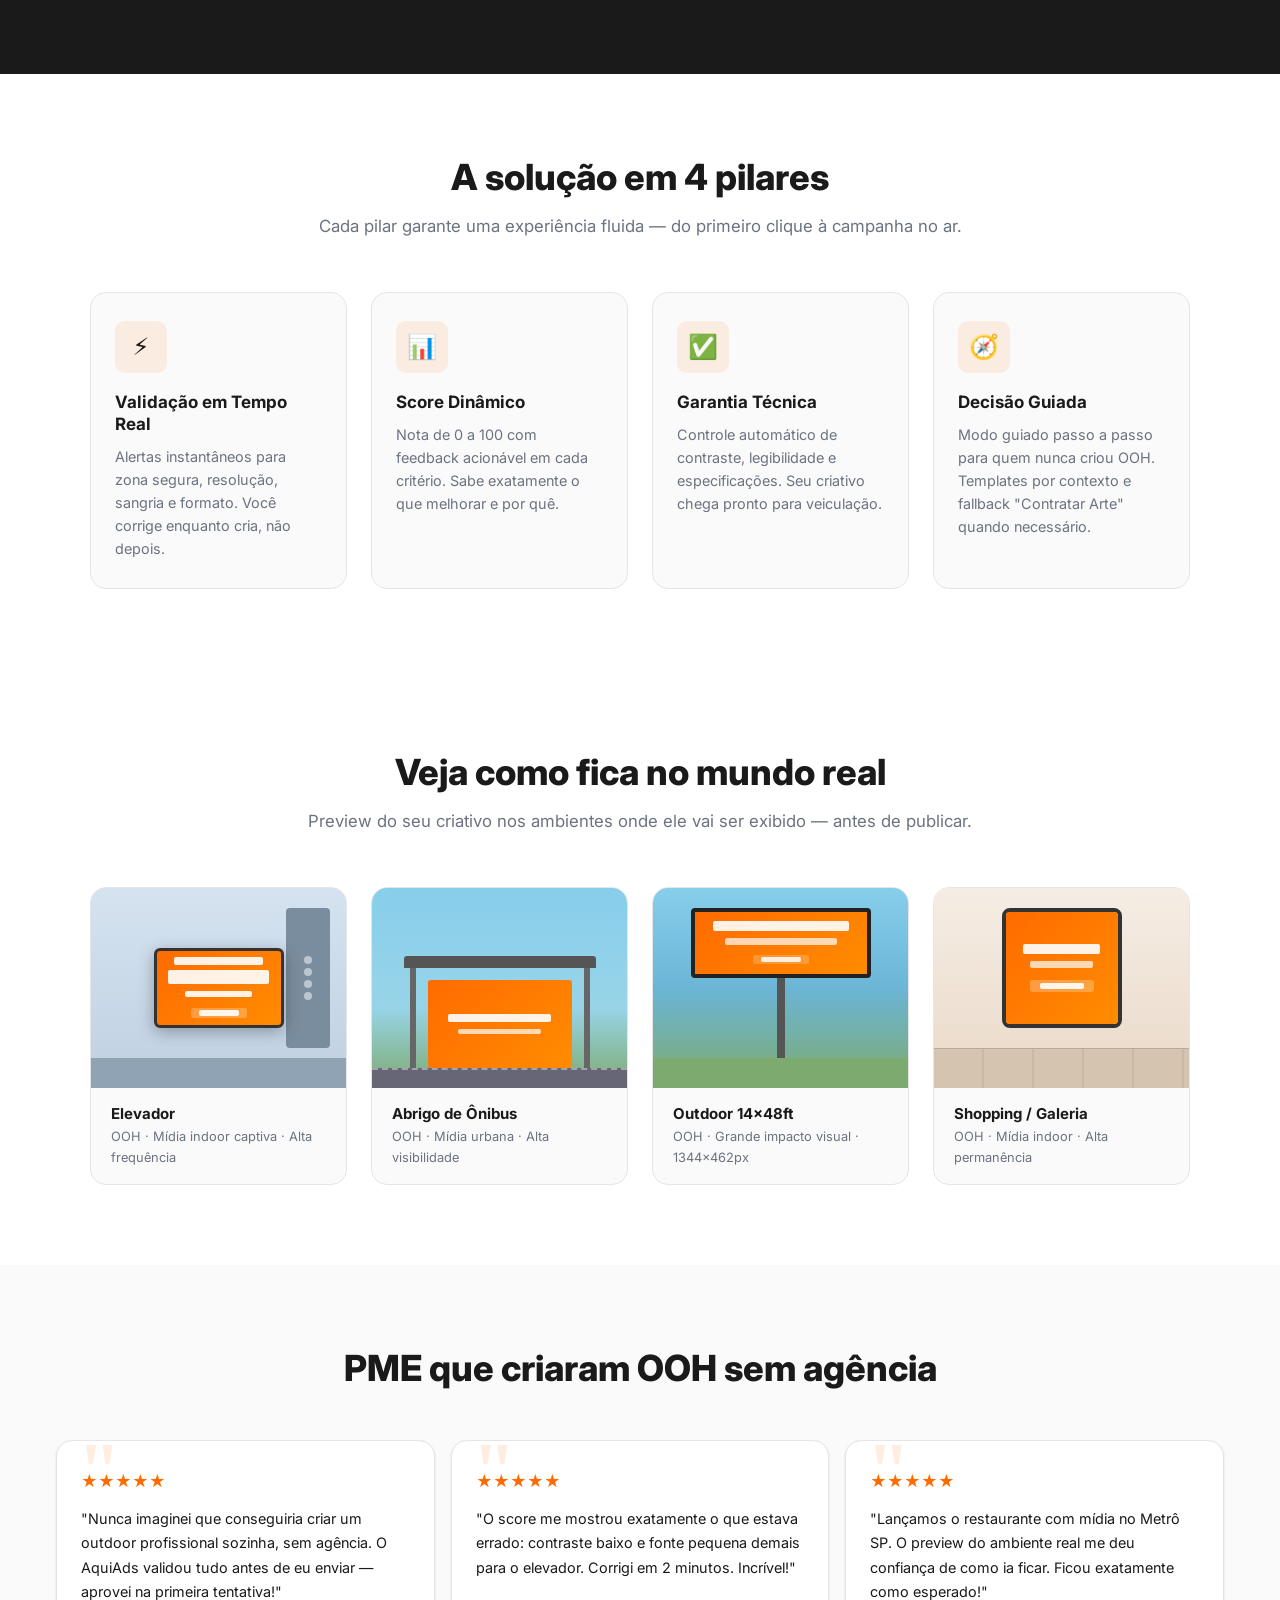
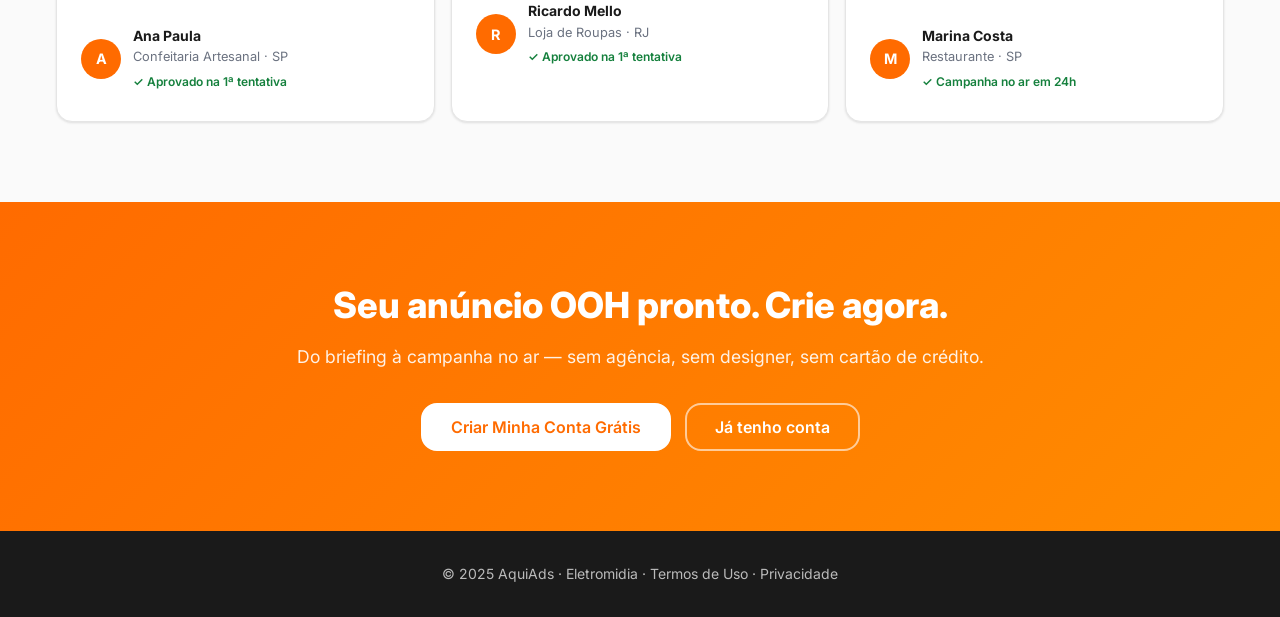
<file: dashboard.html>
<!DOCTYPE html>
<html lang="pt-BR">
<head>
  <meta charset="UTF-8">
  <meta name="viewport" content="width=device-width, initial-scale=1.0">
  <title>Painel — AquiAds</title>
  <link rel="stylesheet" href="assets/css/style.css">
  <style>
    .stats-grid { display:grid; grid-template-columns:repeat(4,1fr); gap:16px; margin-bottom:28px; }
    .notif-list  { display:flex; flex-direction:column; gap:8px; }
    .notif-item  { display:flex; align-items:flex-start; gap:12px; padding:12px; border-radius:var(--radius-md); background:var(--color-bg); border:1px solid var(--color-gray-light); }
    .notif-icon  { font-size:1.2rem; flex-shrink:0; }
    .notif-msg   { font-size:0.875rem; line-height:1.5; }
    .notif-time  { font-size:0.75rem; color:var(--color-text-muted); }
    .notif-item--unread { background:rgba(255,107,0,0.04); border-color:rgba(255,107,0,0.2); }
    .campaign-row td:first-child { font-weight:600; }
    .section-tabs { margin-bottom:20px; }
    @media(max-width:1024px){ .stats-grid{grid-template-columns:repeat(2,1fr);} }
    @media(max-width:640px){  .stats-grid{grid-template-columns:1fr 1fr;} }
  </style>
</head>
<body>
<div id="toast-container"></div>
<div class="sidebar-overlay" id="sidebar-overlay" onclick="closeSidebar()"></div>

<div class="app-layout">
  <!-- SIDEBAR -->
  <aside class="sidebar" id="sidebar">
    <div class="sidebar-logo">
      <div class="sidebar-logo-icon">
        <svg width="20" height="20" viewBox="0 0 20 20" fill="none"><rect x="2" y="2" width="16" height="16" rx="3" fill="white"/><path d="M6 14L10 6L14 14" stroke="#FF6B00" stroke-width="2.5" stroke-linecap="round" stroke-linejoin="round"/></svg>
      </div>
      <span class="sidebar-logo-text">Aqui<span>Ads</span></span>
    </div>
    <nav class="sidebar-nav">
      <div class="nav-section">
        <div class="nav-section-label">Menu</div>
      </div>
      <a href="dashboard.html" class="nav-link nav-link--active">
        <svg viewBox="0 0 20 20" fill="currentColor"><rect x="2" y="2" width="7" height="7" rx="1.5"/><rect x="11" y="2" width="7" height="7" rx="1.5"/><rect x="2" y="11" width="7" height="7" rx="1.5"/><rect x="11" y="11" width="7" height="7" rx="1.5"/></svg>
        <span>Dashboard</span>
      </a>
      <a href="templates.html" class="nav-link">
        <svg viewBox="0 0 20 20" fill="currentColor"><path d="M4 3h12a1 1 0 0 1 1 1v12a1 1 0 0 1-1 1H4a1 1 0 0 1-1-1V4a1 1 0 0 1 1-1zm0 1v12h12V4H4zm2 2h3v3H6V6zm5 0h3v3h-3V6zM6 11h8v1H6v-1zm0 2.5h8v1H6v-1z"/></svg>
        <span>Templates</span>
      </a>
      <a href="editor.html" class="nav-link">
        <svg viewBox="0 0 20 20" fill="currentColor"><path d="M13.586 3.586a2 2 0 1 1 2.828 2.828l-.793.793-2.828-2.828.793-.793zM11.379 5.793L3 14.172V17h2.828l8.38-8.379-2.83-2.828z"/></svg>
        <span>Novo Criativo</span>
      </a>
      <div style="margin: 8px 12px;"></div>
      <div class="nav-section">
        <div class="nav-section-label">Conta</div>
      </div>
      <a href="#" class="nav-link" id="nav-logout" onclick="AquiAds.Auth.logout();return false;">
        <svg viewBox="0 0 20 20" fill="currentColor"><path fill-rule="evenodd" d="M3 3a1 1 0 0 0-1 1v12a1 1 0 0 0 1 1h7a1 1 0 1 0 0-2H4V5h6a1 1 0 1 0 0-2H3zm11.293 4.293a1 1 0 0 1 1.414 0l3 3a1 1 0 0 1 0 1.414l-3 3a1 1 0 0 1-1.414-1.414L15.586 11H9a1 1 0 1 1 0-2h6.586l-1.293-1.293a1 1 0 0 1 0-1.414z"/></svg>
        <span>Sair</span>
      </a>
    </nav>
    <div class="sidebar-footer">
      <div class="sidebar-user">
        <div class="sidebar-avatar" id="user-avatar">U</div>
        <div class="sidebar-user-info">
          <div class="sidebar-user-name" id="user-name">Usuário</div>
          <div class="sidebar-user-plan">
            <span class="badge badge--orange" style="font-size:0.65rem;padding:2px 7px;">Grátis</span>
          </div>
        </div>
      </div>
    </div>
  </aside>

  <!-- MAIN CONTENT -->
  <div class="main-content">
    <header class="topbar">
      <button class="hamburger-btn" id="hamburger-btn" onclick="toggleSidebar()" aria-label="Menu">
        <div class="hamburger-line"></div>
        <div class="hamburger-line"></div>
        <div class="hamburger-line"></div>
      </button>
      <span class="topbar-title" id="topbar-greeting">Olá 👋</span>
      <div class="topbar-actions">
        <div class="search-input-wrap">
          <svg viewBox="0 0 20 20" fill="currentColor"><path fill-rule="evenodd" d="M8 4a4 4 0 100 8 4 4 0 000-8zM2 8a6 6 0 1110.89 3.476l4.817 4.817a1 1 0 01-1.414 1.414l-4.816-4.816A6 6 0 012 8z"/></svg>
          <input type="text" class="search-input" placeholder="Buscar criativos…" id="search-input">
        </div>
        <button class="notif-btn" id="notif-btn" data-tooltip="Notificações" onclick="toggleNotifications()">
          <svg width="18" height="18" viewBox="0 0 20 20" fill="currentColor"><path d="M10 2a6 6 0 00-6 6v3.586l-.707.707A1 1 0 004 14h12a1 1 0 00.707-1.707L16 11.586V8a6 6 0 00-6-6zM10 18a3 3 0 01-3-3h6a3 3 0 01-3 3z"/></svg>
          <span class="notif-badge" id="notif-badge" style="display:none;">0</span>
        </button>
        <a href="editor.html" class="btn btn--primary btn--sm">+ Novo Criativo</a>
      </div>
    </header>

    <main class="page-content">
      <!-- STATS -->
      <div class="stats-grid" id="stats-grid">
        <div class="stat-card">
          <div class="stat-card-icon" style="background:rgba(255,107,0,0.1);">
            <svg width="20" height="20" viewBox="0 0 20 20" fill="#FF6B00"><path d="M4 4a2 2 0 012-2h4.586A2 2 0 0112 2.586L15.414 6A2 2 0 0116 7.414V16a2 2 0 01-2 2H6a2 2 0 01-2-2V4z"/></svg>
          </div>
          <div class="stat-card-value" id="stat-total">0</div>
          <div class="stat-card-label">Criativos criados</div>
        </div>
        <div class="stat-card">
          <div class="stat-card-icon" style="background:rgba(255,107,0,0.1);">
            <svg width="20" height="20" viewBox="0 0 20 20" fill="#FF8C00"><path fill-rule="evenodd" d="M10 18a8 8 0 100-16 8 8 0 000 16zm1-12a1 1 0 10-2 0v4a1 1 0 00.293.707l2.828 2.829a1 1 0 101.415-1.415L11 9.586V6z"/></svg>
          </div>
          <div class="stat-card-value" id="stat-review">0</div>
          <div class="stat-card-label">Em aprovação</div>
        </div>
        <div class="stat-card">
          <div class="stat-card-icon" style="background:rgba(34,197,94,0.1);">
            <svg width="20" height="20" viewBox="0 0 20 20" fill="#22C55E"><path fill-rule="evenodd" d="M10 18a8 8 0 100-16 8 8 0 000 16zm3.707-9.293a1 1 0 00-1.414-1.414L9 10.586 7.707 9.293a1 1 0 00-1.414 1.414l2 2a1 1 0 001.414 0l4-4z"/></svg>
          </div>
          <div class="stat-card-value" id="stat-approved">0</div>
          <div class="stat-card-label">Aprovados</div>
        </div>
        <div class="stat-card">
          <div class="stat-card-icon" style="background:rgba(59,130,246,0.1);">
            <svg width="20" height="20" viewBox="0 0 20 20" fill="#3B82F6"><path d="M2 11a1 1 0 011-1h2a1 1 0 011 1v5a1 1 0 01-1 1H3a1 1 0 01-1-1v-5zM8 7a1 1 0 011-1h2a1 1 0 011 1v9a1 1 0 01-1 1H9a1 1 0 01-1-1V7zM14 4a1 1 0 011-1h2a1 1 0 011 1v12a1 1 0 01-1 1h-2a1 1 0 01-1-1V4z"/></svg>
          </div>
          <div class="stat-card-value" id="stat-campaigns">0</div>
          <div class="stat-card-label">Campanhas</div>
        </div>
      </div>

      <!-- CREATIVES -->
      <div class="card" style="margin-bottom:24px;">
        <div class="section-header">
          <h2>Meus Criativos</h2>
          <a href="editor.html" class="btn btn--secondary btn--sm">+ Criar novo</a>
        </div>
        <div class="tab-strip section-tabs" id="status-tabs">
          <button class="tab-btn tab-btn--active" data-filter="all"      onclick="filterTab(this)">Todos</button>
          <button class="tab-btn"                 data-filter="draft"    onclick="filterTab(this)">Rascunho</button>
          <button class="tab-btn"                 data-filter="review"   onclick="filterTab(this)">Em revisão</button>
          <button class="tab-btn"                 data-filter="approved" onclick="filterTab(this)">Aprovados</button>
          <button class="tab-btn"                 data-filter="rejected" onclick="filterTab(this)">Reprovados</button>
        </div>
        <div class="creatives-grid" id="creatives-grid"></div>
        <div id="creatives-empty" class="empty-state" style="display:none;">
          <div class="empty-state-icon">
            <svg width="40" height="40" viewBox="0 0 24 24" fill="none" stroke="#FF6B00" stroke-width="1.5"><rect x="3" y="3" width="18" height="18" rx="3"/><path d="M3 9h18M9 21V9"/></svg>
          </div>
          <h3>Nenhum criativo aqui ainda</h3>
          <p>Comece escolhendo um template ou criando do zero no editor.</p>
          <div style="display:flex;gap:10px;">
            <a href="templates.html" class="btn btn--primary">Ver Templates</a>
            <a href="editor.html"    class="btn btn--ghost">Editor em branco</a>
          </div>
        </div>
      </div>

      <!-- CAMPAIGNS TABLE -->
      <div class="card" style="margin-bottom:24px;">
        <div class="section-header">
          <h2>Histórico de Campanhas</h2>
        </div>
        <div class="table-wrap">
          <table>
            <thead>
              <tr>
                <th onclick="sortTable('name')">Campanha ↕</th>
                <th onclick="sortTable('format')">Formato ↕</th>
                <th onclick="sortTable('status')">Status ↕</th>
                <th onclick="sortTable('score')">Score ↕</th>
                <th onclick="sortTable('date')">Data ↕</th>
                <th>Ações</th>
              </tr>
            </thead>
            <tbody id="campaign-table-body"></tbody>
          </table>
        </div>
        <div id="campaigns-empty" class="empty-state" style="display:none;padding:32px 20px;">
          <p style="color:var(--color-text-muted);font-size:0.9rem;">Nenhuma campanha enviada ainda.</p>
        </div>
      </div>

      <!-- NOTIFICATIONS PANEL -->
      <div class="card" id="notif-panel" style="display:none;margin-bottom:24px;">
        <div class="section-header">
          <h2>Notificações</h2>
          <button class="btn btn--ghost btn--sm" onclick="markAllRead()">Marcar todas como lidas</button>
        </div>
        <div class="notif-list" id="notif-list"></div>
      </div>
    </main>
  </div>
</div>

<script src="assets/js/app.js"></script>
<script>
let currentFilter = 'all', sortField = 'date', sortDir = 1;

document.addEventListener('DOMContentLoaded', () => {
  const user = AquiAds.Auth.getUser();
  document.getElementById('user-name').textContent     = user.name || 'Usuário';
  document.getElementById('user-avatar').textContent   = (user.name || 'U')[0].toUpperCase();
  document.getElementById('topbar-greeting').textContent = `Olá, ${user.name?.split(' ')[0] || 'usuário'} 👋`;
  renderDashboard();
  updateNotifBadge();
  document.getElementById('search-input').addEventListener('input', AquiAds.Utils.debounce(e => {
    renderCreatives(currentFilter, e.target.value.trim());
  }, 250));
});

function renderDashboard() {
  const list = AquiAds.State.getCreatives();
  document.getElementById('stat-total').textContent     = list.length;
  document.getElementById('stat-review').textContent    = list.filter(c=>c.status==='review').length;
  document.getElementById('stat-approved').textContent  = list.filter(c=>c.status==='approved').length;
  document.getElementById('stat-campaigns').textContent = list.filter(c=>c.campaign?.name).length;
  renderCreatives('all','');
  renderCampaignTable(list);
}

function renderCreatives(filter, query='') {
  currentFilter = filter;
  let list = AquiAds.State.getCreatives();
  if (filter !== 'all') list = list.filter(c => c.status === filter);
  if (query) list = list.filter(c => c.name.toLowerCase().includes(query.toLowerCase()));
  const grid = document.getElementById('creatives-grid');
  const empty = document.getElementById('creatives-empty');
  if (!list.length) { grid.innerHTML=''; empty.style.display='flex'; return; }
  empty.style.display = 'none';
  grid.innerHTML = list.map(c => {
    const fmt = AquiAds.Formats.find(f=>f.id===c.formatId) || { name:'Desconhecido', category:'?' };
    const statusMap = { draft:'Rascunho', review:'Em revisão', approved:'Aprovado', rejected:'Reprovado' };
    const statusClass = { draft:'gray', review:'orange', approved:'green', rejected:'red' };
    const scoreClass = c.score >= 75 ? 'success' : c.score >= 50 ? 'warning' : 'error';
    const scoreColor = { success:'#22C55E', warning:'#F59E0B', error:'#EF4444' }[scoreClass];
    const r = 18, circ = 2*Math.PI*r;
    const offset = circ * (1 - (c.score||0)/100);
    return `
      <div class="creative-card" onclick="editCreative('${c.id}')">
        <div class="creative-thumb">
          ${c.thumbnail
            ? `<img src="${c.thumbnail}" alt="${c.name}">`
            : `<div class="creative-thumb-placeholder">
                <svg width="32" height="32" viewBox="0 0 24 24" fill="none" stroke="currentColor" stroke-width="1.5"><rect x="3" y="3" width="18" height="18" rx="3"/><circle cx="9" cy="9" r="2"/><path d="M21 15l-5-5L5 21"/></svg>
                <span style="font-size:0.75rem;">${fmt.name}</span>
              </div>`}
          <div style="position:absolute;top:10px;right:10px;">
            <span class="status-pill status-pill--${statusClass[c.status]||'draft'}">${statusMap[c.status]||'Rascunho'}</span>
          </div>
        </div>
        <div class="creative-info">
          <div class="creative-name">${c.name}</div>
          <div class="creative-meta">
            <span class="badge badge--gray">${fmt.category}</span>
            <div class="score-ring">
              <svg viewBox="0 0 44 44" width="44" height="44">
                <circle cx="22" cy="22" r="${r}" fill="none" stroke="#E5E5E5" stroke-width="3"/>
                <circle cx="22" cy="22" r="${r}" fill="none" stroke="${scoreColor}" stroke-width="3" stroke-linecap="round"
                  stroke-dasharray="${circ}" stroke-dashoffset="${offset}" transform="rotate(-90 22 22)"/>
                <text x="22" y="22" fill="${scoreColor}" font-size="9" font-weight="700" text-anchor="middle" dominant-baseline="middle">${c.score||0}</text>
              </svg>
            </div>
          </div>
          <div class="creative-actions" onclick="event.stopPropagation()">
            <button class="btn btn--primary btn--sm" onclick="editCreative('${c.id}')">Editar</button>
            <button class="btn btn--ghost btn--sm" onclick="duplicateCreative('${c.id}')">Duplicar</button>
            <button class="btn btn--ghost btn--sm" style="color:var(--color-error);" onclick="deleteCreative('${c.id}')">✕</button>
          </div>
        </div>
      </div>`;
  }).join('');
}

function renderCampaignTable(list) {
  const tbody = document.getElementById('campaign-table-body');
  const empty = document.getElementById('campaigns-empty');
  const rows  = list.filter(c => c.campaign?.name || c.status !== 'draft');
  if (!rows.length) { tbody.innerHTML=''; empty.style.display='flex'; return; }
  empty.style.display = 'none';
  const sorted = [...rows].sort((a,b) => {
    const va = sortField==='date' ? a.updatedAt : sortField==='score' ? a.score : (a[sortField]||a.name||'');
    const vb = sortField==='date' ? b.updatedAt : sortField==='score' ? b.score : (b[sortField]||b.name||'');
    return String(va).localeCompare(String(vb)) * sortDir;
  });
  const statusMap  = { draft:'Rascunho', review:'Em revisão', approved:'Aprovado', rejected:'Reprovado' };
  const statusClass = { draft:'gray', review:'orange', approved:'green', rejected:'red' };
  tbody.innerHTML = sorted.map(c => {
    const fmt = AquiAds.Formats.find(f=>f.id===c.formatId);
    return `<tr>
      <td>${c.campaign?.name || c.name}</td>
      <td>${fmt?.name||'-'}</td>
      <td><span class="badge badge--${statusClass[c.status]||'gray'}">${statusMap[c.status]||'-'}</span></td>
      <td><strong style="color:${c.score>=75?'#22C55E':c.score>=50?'#F59E0B':'#EF4444'}">${c.score||0}</strong></td>
      <td>${AquiAds.Utils.formatDate(c.updatedAt||c.createdAt)}</td>
      <td>
        <button class="btn btn--ghost btn--sm" onclick="editCreative('${c.id}')">Editar</button>
      </td>
    </tr>`;
  }).join('');
}

function filterTab(btn) {
  document.querySelectorAll('#status-tabs .tab-btn').forEach(b => b.classList.remove('tab-btn--active'));
  btn.classList.add('tab-btn--active');
  renderCreatives(btn.dataset.filter, document.getElementById('search-input').value);
}

function sortTable(field) {
  if (sortField === field) sortDir *= -1; else { sortField = field; sortDir = 1; }
  renderCampaignTable(AquiAds.State.getCreatives());
}

function editCreative(id) { AquiAds.Router.goTo('editor.html', { id }); }

function duplicateCreative(id) {
  const c = AquiAds.State.getCreatives().find(x => x.id === id);
  if (!c) return;
  const copy = AquiAds.Utils.deepClone(c);
  copy.id = AquiAds.Utils.generateId();
  copy.name = c.name + ' (cópia)';
  copy.status = 'draft';
  copy.createdAt = new Date().toISOString();
  copy.updatedAt = copy.createdAt;
  AquiAds.State.saveCreative(copy);
  AquiAds.Toast.show('Criativo duplicado!', 'success');
  renderDashboard();
}

function deleteCreative(id) {
  if (!confirm('Excluir este criativo permanentemente?')) return;
  AquiAds.State.deleteCreative(id);
  AquiAds.Toast.show('Criativo excluído.', 'default');
  renderDashboard();
}

function updateNotifBadge() {
  const count = AquiAds.Notifications.getUnreadCount();
  const badge = document.getElementById('notif-badge');
  badge.style.display = count > 0 ? 'flex' : 'none';
  badge.textContent = count;
}

function toggleNotifications() {
  const panel = document.getElementById('notif-panel');
  const isOpen = panel.style.display !== 'none';
  panel.style.display = isOpen ? 'none' : 'block';
  if (!isOpen) renderNotifications();
}

function renderNotifications() {
  const list = AquiAds.Notifications.getAll();
  const container = document.getElementById('notif-list');
  if (!list.length) { container.innerHTML='<p style="color:var(--color-text-muted);font-size:0.875rem;padding:8px;">Nenhuma notificação.</p>'; return; }
  const icons = { info:'ℹ️', success:'✅', error:'❌', warning:'⚠️' };
  container.innerHTML = list.slice(0,10).map(n => `
    <div class="notif-item${n.read?'':' notif-item--unread'}" onclick="AquiAds.Notifications.markRead('${n.id}');this.classList.remove('notif-item--unread');updateNotifBadge();">
      <span class="notif-icon">${icons[n.type]||'ℹ️'}</span>
      <div>
        <div class="notif-msg">${n.message}</div>
        <div class="notif-time">${AquiAds.Utils.formatDate(n.createdAt)}</div>
      </div>
    </div>`).join('');
}

function markAllRead() {
  AquiAds.Notifications.markAllRead();
  renderNotifications();
  updateNotifBadge();
}

// Mobile sidebar toggle
function toggleSidebar() {
  const sidebar = document.getElementById('sidebar');
  const overlay = document.getElementById('sidebar-overlay');
  const isOpen = sidebar.classList.contains('sidebar--mobile-open');
  if (isOpen) { closeSidebar(); } else {
    sidebar.classList.add('sidebar--mobile-open');
    overlay.classList.add('sidebar-overlay--open');
  }
}
function closeSidebar() {
  document.getElementById('sidebar').classList.remove('sidebar--mobile-open');
  document.getElementById('sidebar-overlay').classList.remove('sidebar-overlay--open');
}
</script>
</body>
</html>
</file>
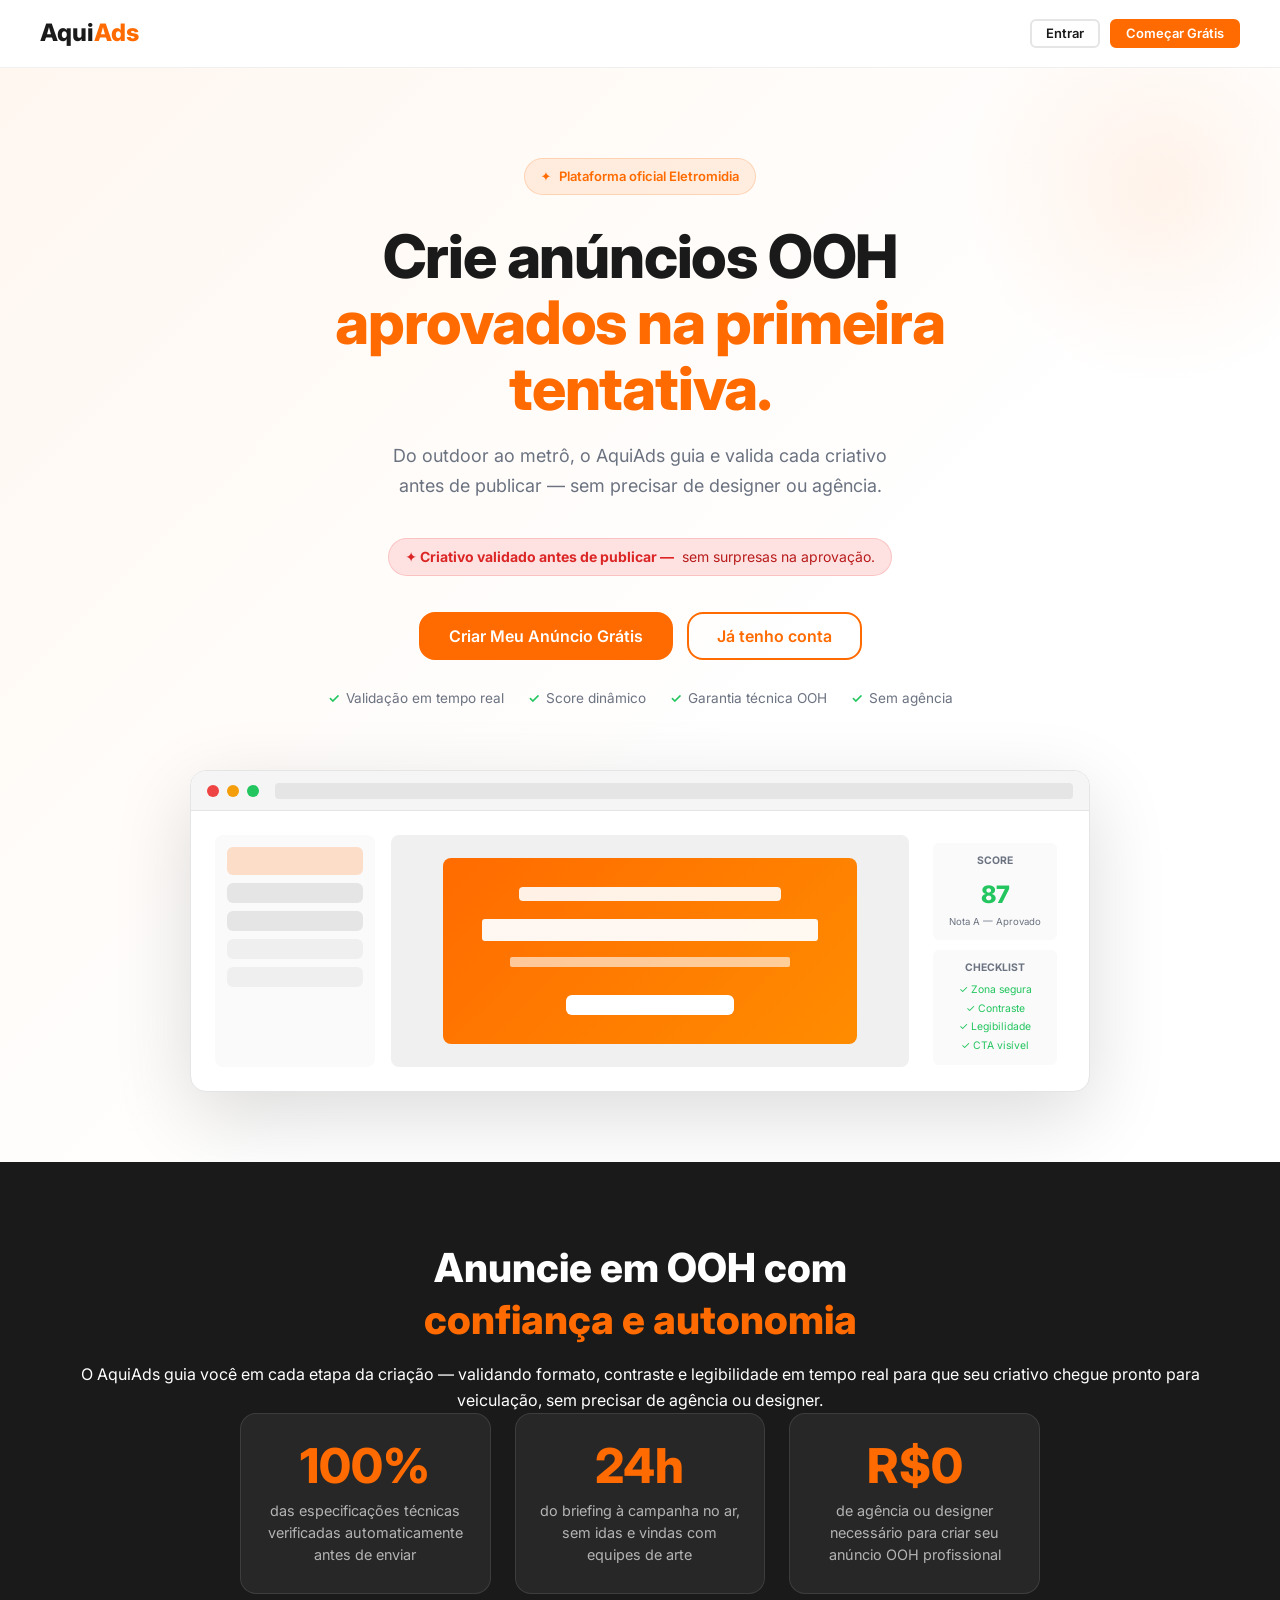
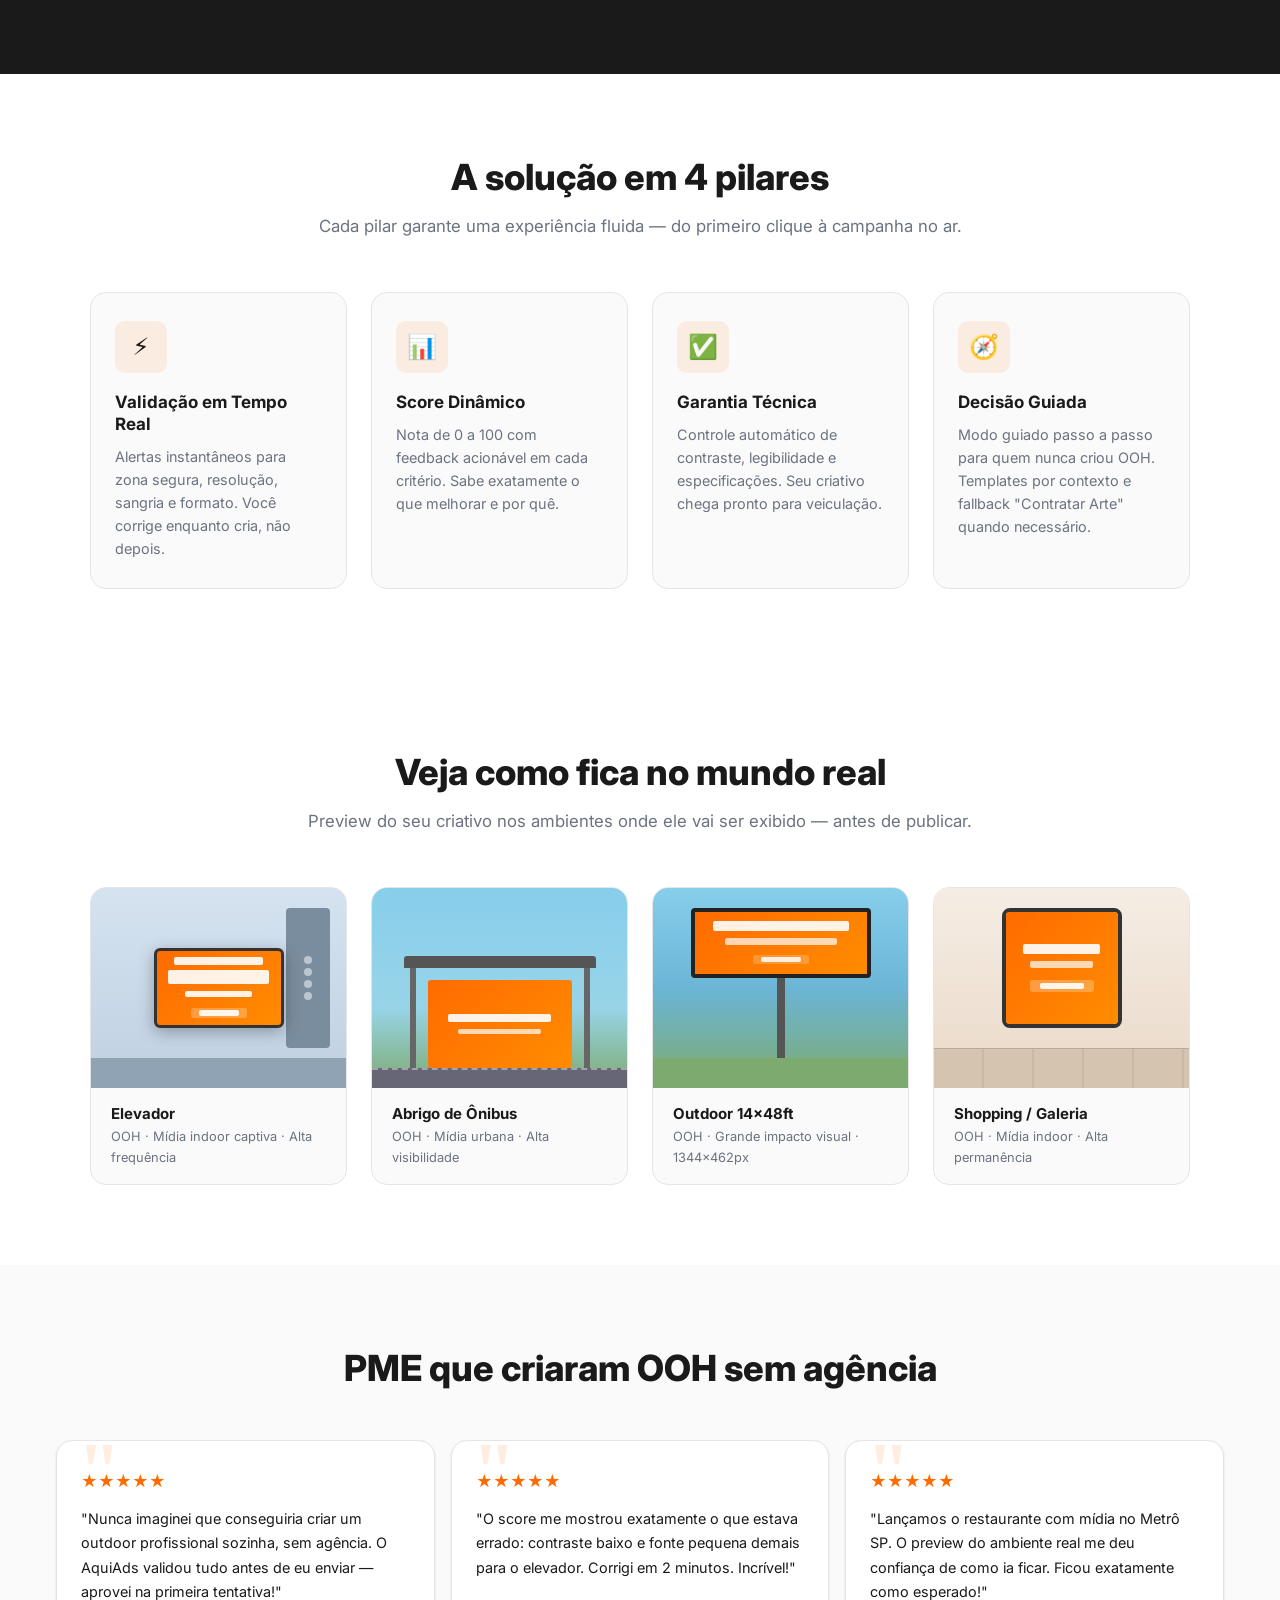
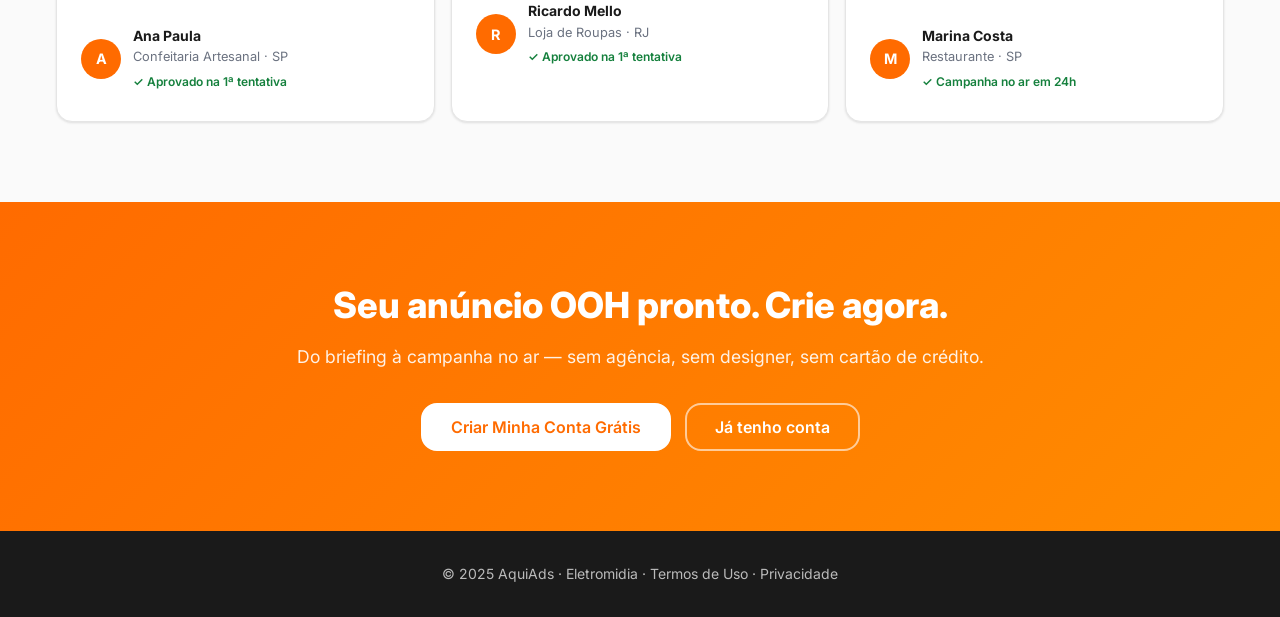
<file: templates.html>
<!DOCTYPE html>
<html lang="pt-BR">
<head>
  <meta charset="UTF-8">
  <meta name="viewport" content="width=device-width, initial-scale=1.0">
  <title>Templates — AquiAds</title>
  <link rel="stylesheet" href="assets/css/style.css">
  <style>
    .filters-row { display:flex; flex-wrap:wrap; gap:8px; align-items:center; margin-bottom:6px; }
    .format-filter { display:flex; flex-wrap:wrap; gap:6px; margin-bottom:8px; }
    .ctx-filter    { display:flex; flex-wrap:wrap; gap:6px; margin-bottom:24px; }
    .format-filter .filter-pill, .ctx-filter .filter-pill { font-size:0.78rem; padding:5px 12px; }
    .template-preview { cursor:pointer; }
    .filter-group-label {
      font-size:0.7rem; font-weight:700; text-transform:uppercase; letter-spacing:0.06em;
      color:var(--color-text-muted); padding:4px 2px 2px; display:block; width:100%;
    }
    @media(max-width:640px) {
      .templates-grid { grid-template-columns: repeat(auto-fill, minmax(240px, 1fr)); }
    }
  </style>
</head>
<body>
<div id="toast-container"></div>
<div class="sidebar-overlay" id="sidebar-overlay" onclick="closeSidebar()"></div>

<div class="app-layout">
  <!-- SIDEBAR -->
  <aside class="sidebar">
    <div class="sidebar-logo">
      <div class="sidebar-logo-icon">
        <svg width="20" height="20" viewBox="0 0 20 20" fill="none"><rect x="2" y="2" width="16" height="16" rx="3" fill="white"/><path d="M6 14L10 6L14 14" stroke="#FF6B00" stroke-width="2.5" stroke-linecap="round" stroke-linejoin="round"/></svg>
      </div>
      <span class="sidebar-logo-text">Aqui<span>Ads</span></span>
    </div>
    <nav class="sidebar-nav">
      <div class="nav-section"><div class="nav-section-label">Menu</div></div>
      <a href="dashboard.html" class="nav-link"><svg viewBox="0 0 20 20" fill="currentColor"><rect x="2" y="2" width="7" height="7" rx="1.5"/><rect x="11" y="2" width="7" height="7" rx="1.5"/><rect x="2" y="11" width="7" height="7" rx="1.5"/><rect x="11" y="11" width="7" height="7" rx="1.5"/></svg><span>Dashboard</span></a>
      <a href="templates.html" class="nav-link nav-link--active"><svg viewBox="0 0 20 20" fill="currentColor"><path d="M4 3h12a1 1 0 0 1 1 1v12a1 1 0 0 1-1 1H4a1 1 0 0 1-1-1V4a1 1 0 0 1 1-1z"/></svg><span>Templates</span></a>
      <a href="editor.html"    class="nav-link"><svg viewBox="0 0 20 20" fill="currentColor"><path d="M13.586 3.586a2 2 0 1 1 2.828 2.828l-.793.793-2.828-2.828.793-.793zM11.379 5.793L3 14.172V17h2.828l8.38-8.379-2.83-2.828z"/></svg><span>Novo Criativo</span></a>
    </nav>
    <div class="sidebar-footer">
      <div class="sidebar-user">
        <div class="sidebar-avatar" id="user-avatar">U</div>
        <div class="sidebar-user-info">
          <div class="sidebar-user-name" id="user-name">Usuário</div>
          <div class="sidebar-user-plan"><span class="badge badge--orange" style="font-size:0.65rem;padding:2px 7px;">Grátis</span></div>
        </div>
      </div>
    </div>
  </aside>

  <div class="main-content">
    <header class="topbar">
      <button class="hamburger-btn" onclick="toggleSidebar()" aria-label="Menu">
        <div class="hamburger-line"></div>
        <div class="hamburger-line"></div>
        <div class="hamburger-line"></div>
      </button>
      <span class="topbar-title">Galeria de Templates</span>
      <div class="topbar-actions">
        <div class="search-input-wrap">
          <svg viewBox="0 0 20 20" fill="currentColor"><path fill-rule="evenodd" d="M8 4a4 4 0 100 8 4 4 0 000-8zM2 8a6 6 0 1110.89 3.476l4.817 4.817a1 1 0 01-1.414 1.414l-4.816-4.816A6 6 0 012 8z"/></svg>
          <input type="text" class="search-input" id="search-input" placeholder="Buscar templates…">
        </div>
        <a href="editor.html" class="btn btn--primary btn--sm">Editor em branco</a>
      </div>
    </header>

    <main class="page-content">
      <p style="color:var(--color-text-muted);margin-bottom:20px;font-size:0.9375rem;">
        Escolha um modelo pelo objetivo do seu anúncio e comece a personalizar imediatamente.
      </p>

      <!-- OBJECTIVE FILTER -->
      <div class="filters-row" id="obj-filters">
        <button class="filter-pill filter-pill--active" data-obj="all" onclick="filterObj(this)">Todos</button>
        <button class="filter-pill" data-obj="awareness"  onclick="filterObj(this)">🎯 Awareness</button>
        <button class="filter-pill" data-obj="trafego"    onclick="filterObj(this)">🚀 Tráfego</button>
        <button class="filter-pill" data-obj="conversao"  onclick="filterObj(this)">💰 Conversão</button>
        <button class="filter-pill" data-obj="promocao"   onclick="filterObj(this)">🏷️ Promoção</button>
        <button class="filter-pill" data-obj="lancamento" onclick="filterObj(this)">🌟 Lançamento</button>
      </div>

      <!-- FORMAT FILTER -->
      <div class="format-filter" id="fmt-filters">
        <span class="filter-group-label">Formato</span>
        <button class="filter-pill filter-pill--active" data-fmt="all"     onclick="filterFmt(this)">Todos formatos</button>
        <button class="filter-pill" data-fmt="OOH"     onclick="filterFmt(this)">OOH</button>
        <button class="filter-pill" data-fmt="Digital" onclick="filterFmt(this)">Digital</button>
      </div>

      <!-- CONTEXT FILTER (OOH environments) -->
      <div class="ctx-filter" id="ctx-filters">
        <span class="filter-group-label">Contexto OOH</span>
        <button class="filter-pill filter-pill--active" data-ctx="all"      onclick="filterCtx(this)">Todos contextos</button>
        <button class="filter-pill" data-ctx="elevador"  onclick="filterCtx(this)">Elevador</button>
        <button class="filter-pill" data-ctx="abrigo"    onclick="filterCtx(this)">Abrigo</button>
        <button class="filter-pill" data-ctx="outdoor"   onclick="filterCtx(this)">Outdoor</button>
        <button class="filter-pill" data-ctx="shopping"  onclick="filterCtx(this)">Shopping</button>
      </div>

      <!-- GRID -->
      <div class="templates-grid" id="templates-grid"></div>
      <div id="templates-empty" class="empty-state" style="display:none;">
        <div class="empty-state-icon">
          <svg width="40" height="40" viewBox="0 0 24 24" fill="none" stroke="#FF6B00" stroke-width="1.5"><circle cx="11" cy="11" r="8"/><path d="m21 21-4.35-4.35"/></svg>
        </div>
        <h3>Nenhum template encontrado</h3>
        <p>Tente outro filtro ou busca.</p>
      </div>
    </main>
  </div>
</div>

<!-- PREVIEW MODAL -->
<div class="modal-overlay" id="preview-modal-overlay">
  <div class="modal modal--lg">
    <div class="modal-header">
      <div>
        <h3 id="preview-modal-title">Template</h3>
        <div style="display:flex;gap:8px;margin-top:6px;" id="preview-modal-badges"></div>
      </div>
      <button class="modal-close" onclick="closePreview()">✕</button>
    </div>
    <div style="background:var(--color-bg);border-radius:var(--radius-md);padding:24px;margin-bottom:20px;display:flex;align-items:center;justify-content:center;min-height:200px;">
      <div id="preview-modal-canvas" style="max-width:100%;"></div>
    </div>
    <p id="preview-modal-desc" style="font-size:0.9rem;color:var(--color-text-muted);line-height:1.6;margin-bottom:8px;"></p>
    <div id="preview-modal-format" style="font-size:0.8rem;color:var(--color-text-muted);margin-bottom:20px;"></div>
    <div class="modal-footer">
      <button class="btn btn--ghost" onclick="closePreview()">Fechar</button>
      <button class="btn btn--primary" id="preview-use-btn">Usar Este Template</button>
    </div>
  </div>
</div>

<script src="assets/js/app.js"></script>
<script>
let activeObj = 'all', activeFmt = 'all', activeCtx = 'all', searchQuery = '';

document.addEventListener('DOMContentLoaded', () => {
  const user = AquiAds.Auth.getUser();
  document.getElementById('user-name').textContent   = user.name || 'Usuário';
  document.getElementById('user-avatar').textContent = (user.name||'U')[0].toUpperCase();
  renderTemplates();
  document.getElementById('search-input').addEventListener('input', AquiAds.Utils.debounce(e => { searchQuery = e.target.value.toLowerCase(); renderTemplates(); }, 200));
});

const objLabels = { awareness:'Awareness', trafego:'Tráfego', conversao:'Conversão', promocao:'Promoção', lancamento:'Lançamento' };

function filterObj(btn) {
  document.querySelectorAll('#obj-filters .filter-pill').forEach(b => b.classList.remove('filter-pill--active'));
  btn.classList.add('filter-pill--active');
  activeObj = btn.dataset.obj;
  renderTemplates();
}
function filterFmt(btn) {
  document.querySelectorAll('#fmt-filters .filter-pill').forEach(b => b.classList.remove('filter-pill--active'));
  btn.classList.add('filter-pill--active');
  activeFmt = btn.dataset.fmt;
  renderTemplates();
}
function filterCtx(btn) {
  document.querySelectorAll('#ctx-filters .filter-pill').forEach(b => b.classList.remove('filter-pill--active'));
  btn.classList.add('filter-pill--active');
  activeCtx = btn.dataset.ctx;
  // If a specific OOH context is selected, also filter to OOH only
  if (activeCtx !== 'all') {
    document.querySelectorAll('#fmt-filters .filter-pill').forEach(b => b.classList.remove('filter-pill--active'));
    const oohBtn = document.querySelector('#fmt-filters [data-fmt="OOH"]');
    if (oohBtn) { oohBtn.classList.add('filter-pill--active'); activeFmt = 'OOH'; }
  }
  renderTemplates();
}

function renderTemplates() {
  let list = AquiAds.Templates;
  if (activeObj !== 'all') list = list.filter(t => t.objective === activeObj);
  if (activeFmt !== 'all') {
    list = list.filter(t => {
      const fmt = AquiAds.Formats.find(f => f.id === t.format);
      return fmt && fmt.category === activeFmt;
    });
  }
  if (searchQuery) list = list.filter(t => t.name.toLowerCase().includes(searchQuery) || (t.description||'').toLowerCase().includes(searchQuery));
  if (activeCtx !== 'all') list = list.filter(t => (t.context||'').toLowerCase() === activeCtx || (t.name||'').toLowerCase().includes(activeCtx) || (t.description||'').toLowerCase().includes(activeCtx));

  const grid  = document.getElementById('templates-grid');
  const empty = document.getElementById('templates-empty');
  if (!list.length) { grid.innerHTML = ''; empty.style.display = 'flex'; return; }
  empty.style.display = 'none';

  grid.innerHTML = list.map(t => {
    const fmt = AquiAds.Formats.find(f => f.id === t.format) || { name:'?', category:'?' };
    const objLabel = objLabels[t.objective] || t.objective;
    const ctxLabel = t.context ? t.context.charAt(0).toUpperCase() + t.context.slice(1) : '';
    const ratio = fmt.height / fmt.width;
    const pw = 220, ph = Math.round(pw * ratio);
    const previewH = Math.min(180, Math.max(80, ph));
    return `
      <div class="template-card">
        <div class="template-preview" style="height:${previewH}px;" onclick="openPreview('${t.id}')">
          ${buildTemplateMockup(t, fmt, pw, previewH)}
        </div>
        <div class="template-info">
          <div class="template-name">${t.name}</div>
          <div class="template-badges">
            <span class="badge badge--orange">${objLabel}</span>
            <span class="badge badge--gray">${fmt.category}</span>
            ${ctxLabel ? `<span class="badge badge--blue" style="font-size:0.7rem;">${ctxLabel}</span>` : `<span class="badge badge--blue" style="font-size:0.7rem;">${fmt.width}×${fmt.height}</span>`}
          </div>
          <p class="template-desc">${t.description || ''}</p>
          <div class="template-actions">
            <button class="btn btn--primary btn--sm w-full" onclick="useTemplate('${t.id}')">Usar Template</button>
            <button class="btn btn--ghost btn--sm" onclick="openPreview('${t.id}')">Preview</button>
          </div>
        </div>
      </div>`;
  }).join('');
}

function buildTemplateMockup(tmpl, fmt, w, h) {
  const scaleX = w / fmt.width, scaleY = h / fmt.height;
  const bgEl = tmpl.elements.find(e => e.type === 'rect' && e.x === 0 && e.y === 0);
  const bgColor = bgEl?.styles?.backgroundColor || '#F5F5F5';
  let inner = `<div style="width:100%;height:100%;position:relative;background:${tmpl.thumb||bgColor};overflow:hidden;">`;
  [...tmpl.elements].sort((a,b)=>a.zIndex-b.zIndex).forEach(el => {
    const x  = (el.x/100)*w, y  = (el.y/100)*h;
    const ew = (el.w/100)*w, eh = (el.h/100)*h;
    const st = el.styles || {};
    if (el.type === 'text' || el.type === 'logo') {
      const fs = Math.max(6, Math.round(parseFloat(st.fontSize||'14') * scaleX));
      inner += `<div style="position:absolute;left:${x}px;top:${y}px;width:${ew}px;height:${eh}px;
        color:${st.color||'#fff'};font-size:${fs}px;font-weight:${st.fontWeight||'600'};
        font-family:Inter,sans-serif;line-height:1.2;overflow:hidden;white-space:pre-wrap;
        display:flex;align-items:center;padding:2px 4px;
        text-align:${st.textAlign||'left'};">${el.content||''}</div>`;
    } else if (el.type === 'rect' || el.type === 'circle') {
      if (el.x === 0 && el.y === 0 && el.w === 100 && el.h === 100) return;
      inner += `<div style="position:absolute;left:${x}px;top:${y}px;width:${ew}px;height:${eh}px;
        background:${st.backgroundColor||'rgba(255,255,255,0.2)'};
        border-radius:${st.borderRadius||'0'};
        display:flex;align-items:center;justify-content:center;
        color:${st.color||'#fff'};font-size:${Math.max(5,Math.round(parseFloat(st.fontSize||'12')*scaleX))}px;
        font-weight:700;font-family:Inter,sans-serif;overflow:hidden;">${el.content||''}</div>`;
    }
  });
  inner += '</div>';
  return inner;
}

function useTemplate(id) {
  AquiAds.Router.goTo('editor.html', { template: id });
}

function openPreview(id) {
  const tmpl = AquiAds.Templates.find(t => t.id === id);
  if (!tmpl) return;
  const fmt = AquiAds.Formats.find(f => f.id === tmpl.format) || { name:'?', category:'?', width:400, height:300 };
  document.getElementById('preview-modal-title').textContent = tmpl.name;
  document.getElementById('preview-modal-desc').textContent  = tmpl.description || '';
  document.getElementById('preview-modal-format').textContent = `Formato: ${fmt.name} · ${fmt.width}×${fmt.height}px · ${fmt.category}`;
  document.getElementById('preview-modal-badges').innerHTML  = `
    <span class="badge badge--orange">${objLabels[tmpl.objective]||tmpl.objective}</span>
    <span class="badge badge--gray">${fmt.category}</span>`;
  document.getElementById('preview-use-btn').onclick = () => { closePreview(); useTemplate(id); };

  const maxW = 480, ratio = fmt.height/fmt.width;
  const pw = Math.min(maxW, fmt.width), ph = Math.round(pw * ratio);
  document.getElementById('preview-modal-canvas').innerHTML = buildTemplateMockup(tmpl, fmt, pw, Math.min(360, ph));
  document.getElementById('preview-modal-canvas').style.width = pw + 'px';

  document.getElementById('preview-modal-overlay').classList.add('modal-overlay--open');
}
function closePreview() {
  document.getElementById('preview-modal-overlay').classList.remove('modal-overlay--open');
}
document.getElementById('preview-modal-overlay').addEventListener('click', e => { if (e.target===e.currentTarget) closePreview(); });

function toggleSidebar() {
  const sidebar = document.querySelector('.sidebar');
  const overlay = document.getElementById('sidebar-overlay');
  const isOpen = sidebar.classList.contains('sidebar--mobile-open');
  if (isOpen) { closeSidebar(); } else {
    sidebar.classList.add('sidebar--mobile-open');
    overlay.classList.add('sidebar-overlay--open');
  }
}
function closeSidebar() {
  document.querySelector('.sidebar').classList.remove('sidebar--mobile-open');
  document.getElementById('sidebar-overlay').classList.remove('sidebar-overlay--open');
}
</script>
</body>
</html>
</file>
<file: assets/css/style.css>
@import url('https://fonts.googleapis.com/css2?family=Inter:wght@400;500;600;700&display=swap');

/* ===== CUSTOM PROPERTIES ===== */
:root {
  --color-primary: #FF6B00;
  --color-primary-dark: #E55A00;
  --color-secondary: #FF8C00;
  --color-bg: #FAFAFA;
  --color-surface: #FFFFFF;
  --color-text: #1A1A1A;
  --color-text-muted: #6B7280;
  --color-gray-light: #E5E5E5;
  --color-gray-mid: #9CA3AF;
  --color-success: #22C55E;
  --color-success-bg: #DCFCE7;
  --color-error: #EF4444;
  --color-error-bg: #FEE2E2;
  --color-warning: #F59E0B;
  --color-warning-bg: #FEF3C7;
  --color-info: #3B82F6;
  --color-info-bg: #DBEAFE;
  --radius-sm: 6px;
  --radius-md: 10px;
  --radius-lg: 16px;
  --radius-xl: 24px;
  --shadow-sm: 0 1px 3px rgba(0,0,0,0.08), 0 1px 2px rgba(0,0,0,0.04);
  --shadow-md: 0 4px 12px rgba(0,0,0,0.08), 0 2px 4px rgba(0,0,0,0.04);
  --shadow-lg: 0 8px 24px rgba(0,0,0,0.10), 0 4px 8px rgba(0,0,0,0.04);
  --font-sans: 'Inter', system-ui, -apple-system, sans-serif;
  --transition: 0.18s ease;
  --sidebar-width: 240px;
  --sidebar-collapsed: 64px;
}

/* ===== RESET & BASE ===== */
*, *::before, *::after { box-sizing: border-box; margin: 0; padding: 0; }
html { font-size: 16px; scroll-behavior: smooth; -webkit-text-size-adjust: 100%; }
body {
  font-family: var(--font-sans);
  background: var(--color-bg);
  color: var(--color-text);
  line-height: 1.6;
  min-height: 100vh;
  -webkit-font-smoothing: antialiased;
}
a { color: var(--color-primary); text-decoration: none; }
a:hover { text-decoration: underline; }
img, video { max-width: 100%; display: block; }
button { cursor: pointer; font: inherit; border: none; background: none; }
input, select, textarea { font: inherit; }
ul, ol { list-style: none; }
h1,h2,h3,h4,h5,h6 { line-height: 1.3; font-weight: 600; }

/* ===== TYPOGRAPHY ===== */
.text-xs  { font-size: 0.75rem; }
.text-sm  { font-size: 0.875rem; }
.text-base{ font-size: 1rem; }
.text-lg  { font-size: 1.125rem; }
.text-xl  { font-size: 1.25rem; }
.text-2xl { font-size: 1.5rem; }
.text-3xl { font-size: 1.875rem; }
.text-4xl { font-size: 2.25rem; }
.font-medium { font-weight: 500; }
.font-semibold { font-weight: 600; }
.font-bold { font-weight: 700; }
.text-muted { color: var(--color-text-muted); }
.text-primary { color: var(--color-primary); }

/* ===== LAYOUT ===== */
.container { max-width: 1280px; margin: 0 auto; padding: 0 24px; }
.flex { display: flex; }
.flex-col { flex-direction: column; }
.flex-1 { flex: 1; }
.items-center { align-items: center; }
.items-start { align-items: flex-start; }
.justify-between { justify-content: space-between; }
.justify-center { justify-content: center; }
.gap-1 { gap: 4px; }
.gap-2 { gap: 8px; }
.gap-3 { gap: 12px; }
.gap-4 { gap: 16px; }
.gap-6 { gap: 24px; }
.gap-8 { gap: 32px; }
.grid-2 { display: grid; grid-template-columns: repeat(2, 1fr); gap: 16px; }
.grid-3 { display: grid; grid-template-columns: repeat(3, 1fr); gap: 16px; }
.grid-4 { display: grid; grid-template-columns: repeat(4, 1fr); gap: 16px; }
.w-full { width: 100%; }
.hidden { display: none !important; }

/* ===== BUTTONS ===== */
.btn {
  display: inline-flex; align-items: center; justify-content: center; gap: 8px;
  padding: 10px 20px; border-radius: var(--radius-md);
  font-size: 0.875rem; font-weight: 600; line-height: 1;
  transition: var(--transition); white-space: nowrap; cursor: pointer;
  border: 2px solid transparent;
}
.btn:disabled { opacity: 0.5; cursor: not-allowed; }
.btn--primary {
  background: var(--color-primary); color: #fff; border-color: var(--color-primary);
}
.btn--primary:hover:not(:disabled) { background: var(--color-primary-dark); border-color: var(--color-primary-dark); }
.btn--secondary {
  background: transparent; color: var(--color-primary); border-color: var(--color-primary);
}
.btn--secondary:hover:not(:disabled) { background: rgba(255,107,0,0.06); }
.btn--ghost {
  background: transparent; color: var(--color-text); border-color: var(--color-gray-light);
}
.btn--ghost:hover:not(:disabled) { background: var(--color-gray-light); }
.btn--danger {
  background: var(--color-error); color: #fff; border-color: var(--color-error);
}
.btn--sm { padding: 6px 14px; font-size: 0.8125rem; border-radius: var(--radius-sm); }
.btn--lg { padding: 14px 28px; font-size: 1rem; border-radius: var(--radius-lg); }
.btn--icon { padding: 8px; width: 36px; height: 36px; }
.btn--icon.btn--sm { width: 30px; height: 30px; padding: 5px; }
.btn svg { width: 16px; height: 16px; flex-shrink: 0; }

/* ===== CARDS ===== */
.card {
  background: var(--color-surface); border-radius: var(--radius-lg);
  box-shadow: var(--shadow-sm); padding: 24px;
  border: 1px solid var(--color-gray-light);
}
.card--hover { transition: var(--transition); }
.card--hover:hover { box-shadow: var(--shadow-md); transform: translateY(-1px); }

/* ===== BADGES & STATUS PILLS ===== */
.badge {
  display: inline-flex; align-items: center; gap: 4px;
  padding: 3px 10px; border-radius: 100px;
  font-size: 0.75rem; font-weight: 600; line-height: 1.4;
}
.badge--orange { background: rgba(255,107,0,0.12); color: var(--color-primary); }
.badge--green  { background: var(--color-success-bg); color: #15803D; }
.badge--gray   { background: var(--color-gray-light); color: #6B7280; }
.badge--red    { background: var(--color-error-bg); color: #DC2626; }
.badge--blue   { background: var(--color-info-bg); color: #1D4ED8; }
.badge--yellow { background: var(--color-warning-bg); color: #B45309; }

.status-pill {
  display: inline-flex; align-items: center; gap: 6px;
  padding: 4px 12px; border-radius: 100px;
  font-size: 0.75rem; font-weight: 600;
}
.status-pill::before {
  content: ''; width: 6px; height: 6px;
  border-radius: 50%; background: currentColor; opacity: 0.8;
}
.status-pill--draft    { background: #F3F4F6; color: #6B7280; }
.status-pill--review   { background: rgba(255,107,0,0.12); color: #C2500A; }
.status-pill--approved { background: var(--color-success-bg); color: #15803D; }
.status-pill--rejected { background: var(--color-error-bg); color: #DC2626; }

/* ===== FORMS ===== */
.form-group { display: flex; flex-direction: column; gap: 6px; }
.form-label { font-size: 0.875rem; font-weight: 500; color: var(--color-text); }
.form-label .required { color: var(--color-error); margin-left: 2px; }
.form-input, .form-select, .form-textarea {
  height: 42px; padding: 0 14px;
  border: 1.5px solid var(--color-gray-light); border-radius: var(--radius-md);
  background: #fff; color: var(--color-text);
  font-size: 0.9rem; transition: var(--transition); width: 100%;
}
.form-textarea { height: auto; min-height: 90px; padding: 12px 14px; resize: vertical; }
.form-input:focus, .form-select:focus, .form-textarea:focus {
  outline: none; border-color: var(--color-primary);
  box-shadow: 0 0 0 3px rgba(255,107,0,0.12);
}
.form-input::placeholder { color: var(--color-gray-mid); }
.form-error { font-size: 0.8rem; color: var(--color-error); }
.form-hint  { font-size: 0.8rem; color: var(--color-text-muted); }
.form-grid { display: grid; grid-template-columns: 1fr 1fr; gap: 16px; }

/* ===== TABS ===== */
.tab-strip {
  display: flex; gap: 2px; border-bottom: 2px solid var(--color-gray-light);
  margin-bottom: 20px;
}
.tab-btn {
  padding: 10px 18px; font-size: 0.875rem; font-weight: 500;
  color: var(--color-text-muted); background: none; border: none;
  cursor: pointer; transition: var(--transition);
  border-bottom: 2px solid transparent; margin-bottom: -2px;
}
.tab-btn:hover { color: var(--color-text); }
.tab-btn--active { color: var(--color-primary); border-bottom-color: var(--color-primary); font-weight: 600; }
.tab-content { display: none; }
.tab-content--active { display: block; }

/* ===== MODAL ===== */
.modal-overlay {
  position: fixed; inset: 0; background: rgba(0,0,0,0.5);
  display: flex; align-items: center; justify-content: center;
  z-index: 1000; padding: 20px;
  opacity: 0; pointer-events: none; transition: opacity 0.2s ease;
}
.modal-overlay--open { opacity: 1; pointer-events: all; }
.modal {
  background: #fff; border-radius: var(--radius-xl); padding: 32px;
  max-width: 540px; width: 100%; max-height: 90vh; overflow-y: auto;
  box-shadow: var(--shadow-lg);
  transform: translateY(12px); transition: transform 0.2s ease;
}
.modal-overlay--open .modal { transform: translateY(0); }
.modal--lg { max-width: 720px; }
.modal--sm { max-width: 420px; }
.modal-header {
  display: flex; align-items: flex-start; justify-content: space-between;
  margin-bottom: 24px; gap: 12px;
}
.modal-header h3 { font-size: 1.125rem; font-weight: 700; }
.modal-close {
  width: 32px; height: 32px; border-radius: var(--radius-sm);
  display: flex; align-items: center; justify-content: center;
  color: var(--color-text-muted); transition: var(--transition);
  flex-shrink: 0; background: none; border: none; cursor: pointer;
}
.modal-close:hover { background: var(--color-gray-light); color: var(--color-text); }
.modal-footer { display: flex; gap: 10px; justify-content: flex-end; margin-top: 24px; padding-top: 20px; border-top: 1px solid var(--color-gray-light); }

/* ===== SIDEBAR / DASHBOARD LAYOUT ===== */
.app-layout {
  display: flex; min-height: 100vh;
}
.sidebar {
  width: var(--sidebar-width); background: #fff;
  border-right: 1px solid var(--color-gray-light);
  display: flex; flex-direction: column;
  position: fixed; top: 0; left: 0; height: 100vh;
  z-index: 100; transition: width 0.2s ease; overflow: hidden;
}
.sidebar-logo {
  padding: 20px 20px 16px; border-bottom: 1px solid var(--color-gray-light);
  display: flex; align-items: center; gap: 10px; flex-shrink: 0;
}
.sidebar-logo-icon {
  width: 36px; height: 36px; background: var(--color-primary);
  border-radius: var(--radius-md); display: flex; align-items: center; justify-content: center;
  flex-shrink: 0;
}
.sidebar-logo-text { font-size: 1.125rem; font-weight: 800; color: var(--color-text); white-space: nowrap; }
.sidebar-logo-text span { color: var(--color-primary); }
.sidebar-nav { flex: 1; padding: 12px 0; overflow-y: auto; }
.nav-section { padding: 8px 12px 4px; }
.nav-section-label {
  font-size: 0.7rem; font-weight: 700; text-transform: uppercase;
  letter-spacing: 0.08em; color: var(--color-gray-mid); padding: 0 8px;
  white-space: nowrap;
}
.nav-link {
  display: flex; align-items: center; gap: 12px;
  padding: 10px 12px; border-radius: var(--radius-md);
  color: var(--color-text-muted); font-size: 0.9rem; font-weight: 500;
  transition: var(--transition); cursor: pointer; text-decoration: none;
  white-space: nowrap; margin-bottom: 2px;
}
.nav-link svg { width: 20px; height: 20px; flex-shrink: 0; }
.nav-link:hover { background: var(--color-bg); color: var(--color-text); text-decoration: none; }
.nav-link--active { background: rgba(255,107,0,0.10); color: var(--color-primary); font-weight: 600; }
.nav-link--active:hover { background: rgba(255,107,0,0.14); }
.sidebar-footer {
  padding: 16px; border-top: 1px solid var(--color-gray-light);
}
.sidebar-user {
  display: flex; align-items: center; gap: 10px;
}
.sidebar-avatar {
  width: 36px; height: 36px; border-radius: 50%;
  background: var(--color-primary); color: #fff;
  display: flex; align-items: center; justify-content: center;
  font-size: 0.875rem; font-weight: 700; flex-shrink: 0;
}
.sidebar-user-info { flex: 1; min-width: 0; }
.sidebar-user-name { font-size: 0.875rem; font-weight: 600; truncate: true; white-space: nowrap; overflow: hidden; text-overflow: ellipsis; }
.sidebar-user-plan { font-size: 0.75rem; color: var(--color-text-muted); }

.main-content {
  flex: 1; margin-left: var(--sidebar-width);
  display: flex; flex-direction: column; min-width: 0;
}
.topbar {
  height: 64px; background: #fff; border-bottom: 1px solid var(--color-gray-light);
  display: flex; align-items: center; justify-content: space-between;
  padding: 0 28px; gap: 16px; position: sticky; top: 0; z-index: 50;
}
.topbar-title { font-size: 1.125rem; font-weight: 700; }
.topbar-actions { display: flex; align-items: center; gap: 12px; }
.page-content { padding: 28px; flex: 1; }

/* ===== NOTIFICATIONS BELL ===== */
.notif-btn {
  position: relative; width: 38px; height: 38px;
  border-radius: var(--radius-md); display: flex; align-items: center; justify-content: center;
  background: none; border: 1.5px solid var(--color-gray-light);
  color: var(--color-text-muted); transition: var(--transition); cursor: pointer;
}
.notif-btn:hover { background: var(--color-bg); color: var(--color-text); }
.notif-badge {
  position: absolute; top: -4px; right: -4px;
  width: 18px; height: 18px; background: var(--color-error); color: #fff;
  border-radius: 50%; font-size: 0.65rem; font-weight: 700;
  display: flex; align-items: center; justify-content: center;
  border: 2px solid #fff;
}

/* ===== SEARCH ===== */
.search-input-wrap { position: relative; }
.search-input-wrap svg {
  position: absolute; left: 12px; top: 50%; transform: translateY(-50%);
  width: 16px; height: 16px; color: var(--color-gray-mid); pointer-events: none;
}
.search-input {
  height: 38px; padding: 0 14px 0 38px;
  border: 1.5px solid var(--color-gray-light); border-radius: var(--radius-md);
  background: var(--color-bg); font-size: 0.875rem; width: 240px;
  transition: var(--transition);
}
.search-input:focus { outline: none; border-color: var(--color-primary); background: #fff; width: 300px; }

/* ===== STATS CARDS ===== */
.stat-card {
  background: #fff; border-radius: var(--radius-lg); padding: 20px;
  border: 1px solid var(--color-gray-light); box-shadow: var(--shadow-sm);
}
.stat-card-value { font-size: 2rem; font-weight: 800; line-height: 1; margin: 6px 0; }
.stat-card-label { font-size: 0.8125rem; color: var(--color-text-muted); font-weight: 500; }
.stat-card-icon {
  width: 40px; height: 40px; border-radius: var(--radius-md);
  display: flex; align-items: center; justify-content: center;
  margin-bottom: 8px;
}

/* ===== CREATIVE CARDS ===== */
.creatives-grid {
  display: grid; grid-template-columns: repeat(auto-fill, minmax(280px, 1fr)); gap: 20px;
}
.creative-card {
  background: #fff; border-radius: var(--radius-lg);
  border: 1px solid var(--color-gray-light); box-shadow: var(--shadow-sm);
  overflow: hidden; transition: var(--transition); cursor: pointer;
}
.creative-card:hover { box-shadow: var(--shadow-md); transform: translateY(-2px); }
.creative-thumb {
  height: 160px; background: var(--color-gray-light);
  display: flex; align-items: center; justify-content: center;
  overflow: hidden; position: relative;
}
.creative-thumb img { width: 100%; height: 100%; object-fit: cover; }
.creative-thumb-placeholder {
  width: 100%; height: 100%;
  display: flex; flex-direction: column; align-items: center; justify-content: center;
  gap: 8px; color: var(--color-gray-mid);
}
.creative-info { padding: 16px; }
.creative-name { font-weight: 600; font-size: 0.9375rem; margin-bottom: 6px; overflow: hidden; text-overflow: ellipsis; white-space: nowrap; }
.creative-meta { display: flex; align-items: center; justify-content: space-between; margin-bottom: 12px; }
.creative-actions { display: flex; gap: 8px; }

/* ===== SCORE RING ===== */
.score-ring { display: inline-flex; align-items: center; gap: 8px; }
.score-ring svg { width: 44px; height: 44px; }
.score-ring-track { fill: none; stroke: var(--color-gray-light); stroke-width: 3; }
.score-ring-fill {
  fill: none; stroke-width: 3; stroke-linecap: round;
  transform: rotate(-90deg); transform-origin: 50% 50%;
  transition: stroke-dashoffset 0.6s ease;
}
.score-ring-text { font-size: 9px; font-weight: 700; text-anchor: middle; dominant-baseline: middle; }
.score-ring--a .score-ring-fill { stroke: var(--color-success); }
.score-ring--b .score-ring-fill { stroke: #84CC16; }
.score-ring--c .score-ring-fill { stroke: var(--color-warning); }
.score-ring--d .score-ring-fill { stroke: #F97316; }
.score-ring--f .score-ring-fill { stroke: var(--color-error); }

/* ===== SCORE PANEL ===== */
.score-panel { }
.score-header { display: flex; align-items: center; gap: 16px; margin-bottom: 20px; }
.score-big { font-size: 3rem; font-weight: 800; line-height: 1; }
.score-big--a, .score-big--b { color: var(--color-success); }
.score-big--c { color: var(--color-warning); }
.score-big--d, .score-big--f { color: var(--color-error); }
.score-grade { font-size: 1rem; color: var(--color-text-muted); margin-top: 2px; }
.score-checks { display: flex; flex-direction: column; gap: 8px; }
.score-check-item {
  display: flex; align-items: center; gap: 10px; padding: 10px 12px;
  border-radius: var(--radius-md); background: var(--color-bg);
  font-size: 0.8375rem;
}
.score-check-icon { width: 20px; height: 20px; border-radius: 50%; flex-shrink: 0; display: flex; align-items: center; justify-content: center; }
.score-check-icon--pass { background: var(--color-success-bg); color: #15803D; }
.score-check-icon--warn { background: var(--color-warning-bg); color: #B45309; }
.score-check-icon--fail { background: var(--color-error-bg); color: #DC2626; }
.score-check-label { flex: 1; font-weight: 500; }
.score-check-msg  { font-size: 0.8rem; color: var(--color-text-muted); }

/* ===== TOAST ===== */
#toast-container {
  position: fixed; bottom: 24px; right: 24px; z-index: 9999;
  display: flex; flex-direction: column; gap: 10px; pointer-events: none;
}
.toast {
  background: var(--color-text); color: #fff; padding: 12px 18px;
  border-radius: var(--radius-md); font-size: 0.875rem; font-weight: 500;
  box-shadow: var(--shadow-lg); max-width: 340px;
  display: flex; align-items: center; gap: 10px; pointer-events: all;
  animation: slideUpFade 0.3s ease;
}
.toast--success { background: #15803D; }
.toast--error   { background: var(--color-error); }
.toast--warning { background: #B45309; }
@keyframes slideUpFade { from { opacity:0; transform: translateY(12px); } to { opacity:1; transform: translateY(0); } }
@keyframes fadeOut    { from { opacity:1; } to { opacity:0; transform: translateY(4px); } }

/* ===== EMPTY STATE ===== */
.empty-state {
  text-align: center; padding: 60px 20px;
  display: flex; flex-direction: column; align-items: center; gap: 16px;
}
.empty-state-icon {
  width: 80px; height: 80px; background: rgba(255,107,0,0.08);
  border-radius: var(--radius-xl); display: flex; align-items: center; justify-content: center;
}
.empty-state h3 { font-size: 1.125rem; font-weight: 700; }
.empty-state p  { font-size: 0.9rem; color: var(--color-text-muted); max-width: 360px; }

/* ===== TOOLTIP ===== */
[data-tooltip] { position: relative; }
.tooltip-box {
  position: absolute; bottom: calc(100% + 8px); left: 50%; transform: translateX(-50%);
  background: #1A1A1A; color: #fff; font-size: 0.75rem; padding: 6px 10px;
  border-radius: var(--radius-sm); white-space: nowrap; z-index: 500;
  pointer-events: none; box-shadow: var(--shadow-md);
}
.tooltip-box::after {
  content:''; position: absolute; top: 100%; left: 50%; transform: translateX(-50%);
  border: 5px solid transparent; border-top-color: #1A1A1A;
}

/* ===== TABLE ===== */
.table-wrap { overflow-x: auto; border-radius: var(--radius-lg); border: 1px solid var(--color-gray-light); }
table { width: 100%; border-collapse: collapse; background: #fff; }
th {
  text-align: left; padding: 12px 16px; font-size: 0.8rem; font-weight: 700;
  text-transform: uppercase; letter-spacing: 0.05em;
  color: var(--color-text-muted); background: var(--color-bg);
  border-bottom: 1px solid var(--color-gray-light); cursor: pointer;
}
th:hover { color: var(--color-text); }
td {
  padding: 14px 16px; font-size: 0.875rem;
  border-bottom: 1px solid rgba(229,229,229,0.6);
}
tr:last-child td { border-bottom: none; }
tr:hover td { background: rgba(250,250,250,0.8); }

/* ===== SECTION HEADER ===== */
.section-header {
  display: flex; align-items: center; justify-content: space-between;
  margin-bottom: 20px;
}
.section-header h2 { font-size: 1.0625rem; font-weight: 700; }

/* ===== DIVIDER ===== */
.divider { height: 1px; background: var(--color-gray-light); margin: 20px 0; }

/* ===== LANDING PAGE ===== */
.landing-nav {
  position: sticky; top: 0; z-index: 100; background: rgba(255,255,255,0.95);
  backdrop-filter: blur(8px); border-bottom: 1px solid rgba(229,229,229,0.6);
  height: 68px; display: flex; align-items: center; padding: 0 32px;
}
.landing-nav-inner { max-width: 1200px; margin: 0 auto; width: 100%; display: flex; align-items: center; justify-content: space-between; }
.logo-text { font-size: 1.5rem; font-weight: 800; color: var(--color-text); }
.logo-text span { color: var(--color-primary); }

.hero {
  background: linear-gradient(135deg, #fff7f0 0%, #fff 60%);
  padding: 80px 32px 60px; text-align: center;
}
.hero-eyebrow { display: inline-flex; align-items: center; gap: 8px; background: rgba(255,107,0,0.1); color: var(--color-primary); padding: 6px 14px; border-radius: 100px; font-size: 0.8125rem; font-weight: 600; margin-bottom: 24px; }
.hero h1 { font-size: clamp(2rem, 5vw, 3.25rem); font-weight: 800; line-height: 1.15; max-width: 700px; margin: 0 auto 20px; }
.hero p { font-size: 1.125rem; color: var(--color-text-muted); max-width: 520px; margin: 0 auto 36px; line-height: 1.7; }
.hero-ctas { display: flex; align-items: center; justify-content: center; gap: 14px; flex-wrap: wrap; }
.hero-mockup { max-width: 900px; margin: 60px auto 0; position: relative; }
.hero-mockup-inner {
  background: #fff; border-radius: 16px; box-shadow: 0 24px 80px rgba(0,0,0,0.14);
  overflow: hidden; border: 1px solid var(--color-gray-light);
}
.hero-mockup-bar {
  height: 40px; background: #F5F5F5; border-bottom: 1px solid var(--color-gray-light);
  display: flex; align-items: center; padding: 0 16px; gap: 8px;
}
.hero-mockup-dot { width: 12px; height: 12px; border-radius: 50%; }
.hero-mockup-content { padding: 24px; height: 280px; display: flex; gap: 16px; }
.hero-mockup-sidebar { width: 160px; background: var(--color-bg); border-radius: 8px; padding: 12px; display: flex; flex-direction: column; gap: 8px; }
.hero-mockup-sidebar-item { height: 28px; background: var(--color-gray-light); border-radius: 6px; }
.hero-mockup-sidebar-item:first-child { background: rgba(255,107,0,0.2); }
.hero-mockup-canvas-area { flex: 1; background: #F0F0F0; border-radius: 8px; display: flex; align-items: center; justify-content: center; }
.hero-mockup-canvas-inner { width: 80%; height: 80%; background: linear-gradient(135deg, #FF6B00, #FF8C00); border-radius: 8px; display: flex; flex-direction: column; align-items: center; justify-content: center; gap: 8px; padding: 20px; }
.hero-mockup-canvas-inner div { background: rgba(255,255,255,0.9); border-radius: 4px; }

.how-it-works { padding: 80px 32px; background: #fff; }
.how-it-works h2 { text-align: center; font-size: 2rem; font-weight: 800; margin-bottom: 48px; }
.steps-grid { display: grid; grid-template-columns: repeat(auto-fit, minmax(200px, 1fr)); gap: 32px; max-width: 900px; margin: 0 auto; }
.step-card { text-align: center; padding: 24px; }
.step-number {
  width: 52px; height: 52px; border-radius: var(--radius-lg);
  background: var(--color-primary); color: #fff;
  font-size: 1.25rem; font-weight: 800; display: flex; align-items: center; justify-content: center;
  margin: 0 auto 16px;
}
.step-card h3 { font-size: 1.0625rem; margin-bottom: 8px; }
.step-card p  { color: var(--color-text-muted); font-size: 0.9rem; line-height: 1.6; }

.formats-section { padding: 80px 32px; background: var(--color-bg); }
.formats-section h2 { text-align: center; font-size: 2rem; font-weight: 800; margin-bottom: 12px; }
.formats-section > p { text-align: center; color: var(--color-text-muted); margin-bottom: 48px; }
.formats-grid { display: grid; grid-template-columns: repeat(auto-fill, minmax(200px, 1fr)); gap: 20px; max-width: 1000px; margin: 0 auto; }
.format-card {
  background: #fff; border-radius: var(--radius-lg); padding: 20px;
  border: 1px solid var(--color-gray-light); box-shadow: var(--shadow-sm);
  text-align: center; transition: var(--transition);
}
.format-card:hover { box-shadow: var(--shadow-md); border-color: var(--color-primary); }
.format-preview {
  margin: 0 auto 12px; background: linear-gradient(135deg, rgba(255,107,0,0.08), rgba(255,140,0,0.08));
  border: 2px dashed rgba(255,107,0,0.3); border-radius: 8px;
  display: flex; align-items: center; justify-content: center;
  color: var(--color-primary); font-size: 0.75rem; font-weight: 600;
}
.format-card h4 { font-size: 0.9rem; font-weight: 700; margin-bottom: 4px; }
.format-card p  { font-size: 0.8rem; color: var(--color-text-muted); }

.cta-section {
  padding: 80px 32px; text-align: center;
  background: linear-gradient(135deg, var(--color-primary) 0%, #FF8C00 100%);
  color: #fff;
}
.cta-section h2 { font-size: 2.25rem; font-weight: 800; margin-bottom: 14px; }
.cta-section p  { font-size: 1.1rem; opacity: 0.9; margin-bottom: 32px; }
.cta-section .btn--primary { background: #fff; color: var(--color-primary); border-color: #fff; }
.cta-section .btn--secondary { border-color: rgba(255,255,255,0.6); color: #fff; }
.cta-section .btn--secondary:hover { background: rgba(255,255,255,0.12); }

.landing-footer {
  background: var(--color-text); color: rgba(255,255,255,0.7);
  padding: 32px; text-align: center; font-size: 0.875rem;
}
.landing-footer a { color: rgba(255,255,255,0.7); }

/* ===== EDITOR LAYOUT ===== */
.editor-page { overflow: hidden; }
.editor-layout {
  display: grid; grid-template-columns: 260px 1fr 280px;
  height: 100vh; overflow: hidden; background: var(--color-bg);
}
.editor-topbar {
  grid-column: 1 / -1; height: 58px; background: #fff;
  border-bottom: 1px solid var(--color-gray-light);
  display: flex; align-items: center; padding: 0 16px; gap: 12px;
  box-shadow: var(--shadow-sm); z-index: 50;
}
.editor-topbar .creative-name-input {
  border: none; background: none; font-size: 0.9375rem; font-weight: 600;
  color: var(--color-text); min-width: 140px; max-width: 220px;
  padding: 4px 8px; border-radius: var(--radius-sm); cursor: text;
}
.editor-topbar .creative-name-input:hover { background: var(--color-bg); }
.editor-topbar .creative-name-input:focus { outline: none; background: var(--color-bg); border: 1.5px solid var(--color-primary); }
.editor-divider { width: 1px; height: 28px; background: var(--color-gray-light); }
.quality-badge {
  display: flex; align-items: center; gap: 6px; padding: 5px 12px;
  background: var(--color-bg); border-radius: var(--radius-md);
  font-size: 0.8125rem; font-weight: 700; cursor: default;
}
.quality-badge span { font-size: 0.75rem; font-weight: 500; }

.editor-panel {
  background: #fff; border-right: 1px solid var(--color-gray-light);
  overflow-y: auto; display: flex; flex-direction: column;
}
.editor-panel-right { border-right: none; border-left: 1px solid var(--color-gray-light); }
.editor-panel-header { padding: 14px 16px 0; }
.editor-panel-header h3 { font-size: 0.875rem; font-weight: 700; color: var(--color-text-muted); text-transform: uppercase; letter-spacing: 0.05em; }
.editor-panel-body { padding: 16px; flex: 1; display: flex; flex-direction: column; gap: 20px; }
.panel-section-title { font-size: 0.8125rem; font-weight: 700; color: var(--color-text-muted); text-transform: uppercase; letter-spacing: 0.04em; margin-bottom: 8px; }

.elements-grid {
  display: grid; grid-template-columns: repeat(4, 1fr); gap: 6px;
}
.element-btn {
  aspect-ratio: 1; border-radius: var(--radius-sm);
  border: 1.5px solid var(--color-gray-light); background: var(--color-bg);
  display: flex; flex-direction: column; align-items: center; justify-content: center;
  gap: 4px; font-size: 0.65rem; font-weight: 600; color: var(--color-text-muted);
  cursor: pointer; transition: var(--transition);
}
.element-btn:hover { border-color: var(--color-primary); color: var(--color-primary); background: rgba(255,107,0,0.06); }
.element-btn svg { width: 20px; height: 20px; }

.color-swatches { display: flex; flex-wrap: wrap; gap: 6px; }
.color-swatch {
  width: 28px; height: 28px; border-radius: var(--radius-sm);
  cursor: pointer; border: 2px solid transparent; transition: var(--transition);
  position: relative;
}
.color-swatch:hover, .color-swatch--active { border-color: var(--color-primary); transform: scale(1.1); }

/* Editor Center Area */
.editor-center {
  display: flex; flex-direction: column; background: #E8E8E8;
  overflow: hidden; position: relative;
}
.editor-toolbar {
  height: 48px; background: #fff; border-bottom: 1px solid var(--color-gray-light);
  display: flex; align-items: center; padding: 0 14px; gap: 8px; flex-shrink: 0;
}
.editor-toolbar-group { display: flex; align-items: center; gap: 4px; }
.editor-toolbar-group + .editor-toolbar-group { padding-left: 8px; border-left: 1px solid var(--color-gray-light); }
.toolbar-btn {
  width: 32px; height: 32px; border-radius: var(--radius-sm);
  display: flex; align-items: center; justify-content: center;
  background: none; border: none; cursor: pointer;
  color: var(--color-text-muted); transition: var(--transition);
}
.toolbar-btn:hover { background: var(--color-bg); color: var(--color-text); }
.toolbar-btn--active { background: rgba(255,107,0,0.1); color: var(--color-primary); }
.toolbar-btn svg { width: 16px; height: 16px; }
.format-select-small {
  height: 32px; padding: 0 8px; font-size: 0.8125rem; border-radius: var(--radius-sm);
  border: 1.5px solid var(--color-gray-light); background: var(--color-bg); cursor: pointer;
  max-width: 200px;
}
.format-select-small:focus { outline: none; border-color: var(--color-primary); }

.canvas-viewport {
  flex: 1; overflow: auto; display: flex; align-items: center; justify-content: center;
  padding: 32px;
}
.canvas-wrapper { position: relative; flex-shrink: 0; }
.canvas-bg {
  position: absolute; inset: 0; pointer-events: none;
}
.canvas-stage {
  position: relative; overflow: hidden;
  background: repeating-conic-gradient(#D8D8D8 0% 25%, #F0F0F0 0% 50%) 0 0 / 20px 20px;
}
.safe-zone-overlay {
  position: absolute; pointer-events: none; z-index: 400;
  border: 2px dashed rgba(255,107,0,0.7);
  box-shadow: 0 0 0 9999px rgba(0,0,0,0.15);
}
.safe-zone-toggle-label {
  font-size: 0.8rem; color: var(--color-text-muted); display: flex; align-items: center; gap: 6px;
  cursor: pointer; white-space: nowrap;
}

/* Canvas Elements */
.canvas-element {
  position: absolute; cursor: move; user-select: none;
  box-sizing: border-box; outline: none;
}
.canvas-element--selected {
  outline: 2px solid var(--color-primary) !important;
  outline-offset: 1px;
}
.canvas-element--violation { outline: 2px solid var(--color-error) !important; }
.canvas-element.editing { cursor: text; }
.resize-handle {
  position: absolute; width: 10px; height: 10px;
  background: #fff; border: 2px solid var(--color-primary); border-radius: 2px;
  z-index: 500;
}
.resize-handle--nw { top: -5px; left: -5px; cursor: nw-resize; }
.resize-handle--ne { top: -5px; right: -5px; cursor: ne-resize; }
.resize-handle--se { bottom: -5px; right: -5px; cursor: se-resize; }
.resize-handle--sw { bottom: -5px; left: -5px; cursor: sw-resize; }

/* Validation strip */
.validation-strip {
  background: #fff; border-top: 1px solid var(--color-gray-light);
  padding: 8px 16px; display: flex; align-items: center; gap: 16px;
  flex-shrink: 0; overflow-x: auto; min-height: 44px;
}
.validation-item {
  display: flex; align-items: center; gap: 6px;
  font-size: 0.78rem; white-space: nowrap;
}
.validation-dot {
  width: 8px; height: 8px; border-radius: 50%; flex-shrink: 0;
}
.validation-dot--pass { background: var(--color-success); }
.validation-dot--warn { background: var(--color-warning); }
.validation-dot--fail { background: var(--color-error); }

/* Layers panel */
.layers-list { display: flex; flex-direction: column; gap: 2px; }
.layer-item {
  display: flex; align-items: center; gap: 8px; padding: 8px 10px;
  border-radius: var(--radius-sm); cursor: pointer;
  transition: var(--transition); font-size: 0.8375rem;
}
.layer-item:hover { background: var(--color-bg); }
.layer-item--selected { background: rgba(255,107,0,0.08); }
.layer-icon { width: 20px; height: 20px; flex-shrink: 0; color: var(--color-gray-mid); }
.layer-name { flex: 1; overflow: hidden; text-overflow: ellipsis; white-space: nowrap; }
.layer-actions { display: flex; gap: 2px; opacity: 0; transition: var(--transition); }
.layer-item:hover .layer-actions { opacity: 1; }
.layer-action-btn {
  width: 22px; height: 22px; border-radius: 4px; display: flex; align-items: center; justify-content: center;
  background: none; border: none; cursor: pointer; color: var(--color-gray-mid);
  transition: var(--transition);
}
.layer-action-btn:hover { background: var(--color-gray-light); color: var(--color-text); }

/* AI FAB */
.ai-fab {
  position: fixed; bottom: 80px; right: 24px; z-index: 200;
  width: 52px; height: 52px; border-radius: 50%;
  background: linear-gradient(135deg, var(--color-primary), #FF8C00);
  color: #fff; box-shadow: 0 4px 16px rgba(255,107,0,0.4);
  display: flex; align-items: center; justify-content: center;
  cursor: pointer; border: none; transition: var(--transition);
  font-size: 0.875rem; font-weight: 700;
}
.ai-fab:hover { transform: scale(1.08); box-shadow: 0 6px 20px rgba(255,107,0,0.5); }
.ai-fab-label {
  position: absolute; right: 60px; background: var(--color-text); color: #fff;
  padding: 5px 10px; border-radius: var(--radius-sm); font-size: 0.8rem; white-space: nowrap;
  opacity: 0; pointer-events: none; transition: var(--transition);
}
.ai-fab:hover .ai-fab-label { opacity: 1; }

/* AI Suggestions */
.ai-suggestions-list { display: flex; flex-direction: column; gap: 8px; }
.ai-suggestion-item {
  display: flex; align-items: flex-start; gap: 12px; padding: 12px 14px;
  border-radius: var(--radius-md); border: 1.5px solid var(--color-gray-light);
  background: var(--color-bg); transition: var(--transition);
}
.ai-suggestion-item:hover { border-color: var(--color-primary); background: rgba(255,107,0,0.04); }
.ai-suggestion-check { margin-top: 2px; width: 16px; height: 16px; accent-color: var(--color-primary); cursor: pointer; flex-shrink: 0; }
.ai-suggestion-icon { font-size: 1.25rem; flex-shrink: 0; margin-top: 1px; }
.ai-suggestion-text strong { display: block; font-size: 0.875rem; margin-bottom: 3px; }
.ai-suggestion-text span  { font-size: 0.8rem; color: var(--color-text-muted); }

/* Score improvement bar */
.score-improvement { display: flex; align-items: center; gap: 12px; padding: 14px; background: rgba(255,107,0,0.06); border-radius: var(--radius-md); margin-bottom: 20px; }
.score-improvement .from { font-size: 1.5rem; font-weight: 800; color: var(--color-error); }
.score-improvement .arrow { font-size: 1.25rem; color: var(--color-primary); }
.score-improvement .to   { font-size: 1.5rem; font-weight: 800; color: var(--color-success); }
.score-improvement p { font-size: 0.875rem; color: var(--color-text-muted); flex: 1; }

/* ===== TEMPLATES PAGE ===== */
.templates-filter-bar {
  display: flex; gap: 8px; overflow-x: auto; padding-bottom: 4px; margin-bottom: 8px;
}
.filter-pill {
  padding: 7px 16px; border-radius: 100px; font-size: 0.8375rem; font-weight: 500;
  cursor: pointer; border: 1.5px solid var(--color-gray-light); background: #fff;
  color: var(--color-text-muted); transition: var(--transition); white-space: nowrap;
}
.filter-pill:hover  { border-color: var(--color-primary); color: var(--color-primary); }
.filter-pill--active { background: var(--color-primary); border-color: var(--color-primary); color: #fff; }

.templates-grid {
  display: grid; grid-template-columns: repeat(auto-fill, minmax(280px, 1fr)); gap: 20px;
}
.template-card {
  background: #fff; border-radius: var(--radius-lg);
  border: 1px solid var(--color-gray-light); box-shadow: var(--shadow-sm);
  overflow: hidden; transition: var(--transition); cursor: pointer;
}
.template-card:hover { box-shadow: var(--shadow-md); transform: translateY(-2px); border-color: var(--color-primary); }
.template-preview {
  position: relative; overflow: hidden; background: var(--color-bg);
  height: 180px;
}
.template-preview-inner { width: 100%; height: 100%; display: flex; align-items: center; justify-content: center; }
.template-info { padding: 16px; }
.template-name  { font-weight: 700; font-size: 0.9375rem; margin-bottom: 6px; }
.template-badges { display: flex; gap: 6px; margin-bottom: 12px; flex-wrap: wrap; }
.template-desc { font-size: 0.8125rem; color: var(--color-text-muted); margin-bottom: 14px; line-height: 1.5; }
.template-actions { display: flex; gap: 8px; }

/* Template CSS mockups */
.tmpl-mock {
  width: 100%; height: 100%;
  position: relative; overflow: hidden;
  display: flex; flex-direction: column;
}
.tmpl-hero-bg { position: absolute; inset: 0; }
.tmpl-content { position: relative; z-index: 1; padding: 14px; height: 100%; display: flex; flex-direction: column; }
.tmpl-bar { height: 8px; border-radius: 4px; background: rgba(255,255,255,0.9); margin-bottom: 8px; }
.tmpl-bar-lg { height: 12px; }
.tmpl-logo-box { width: 40px; height: 20px; border-radius: 4px; background: rgba(255,255,255,0.9); margin-bottom: auto; }
.tmpl-cta { height: 24px; border-radius: 6px; background: var(--color-primary); margin-top: auto; display: flex; align-items: center; justify-content: center; }
.tmpl-cta-wide { width: 80%; }
.tmpl-cta span { font-size: 0.6rem; font-weight: 700; color: #fff; }

/* ===== SUBMISSION FLOW ===== */
.submission-steps { display: flex; align-items: center; gap: 0; margin-bottom: 28px; }
.submission-step {
  display: flex; align-items: center; gap: 8px; flex: 1;
}
.submission-step-circle {
  width: 32px; height: 32px; border-radius: 50%; flex-shrink: 0;
  display: flex; align-items: center; justify-content: center; font-weight: 700; font-size: 0.875rem;
  background: var(--color-gray-light); color: var(--color-text-muted); transition: var(--transition);
}
.submission-step--active .submission-step-circle { background: var(--color-primary); color: #fff; }
.submission-step--done  .submission-step-circle { background: var(--color-success); color: #fff; }
.submission-step-label { font-size: 0.8rem; color: var(--color-text-muted); white-space: nowrap; }
.submission-step--active .submission-step-label { color: var(--color-text); font-weight: 600; }
.submission-connector { flex: 1; height: 2px; background: var(--color-gray-light); }
.submission-connector--done { background: var(--color-success); }

.checklist { display: flex; flex-direction: column; gap: 10px; }
.checklist-item {
  display: flex; align-items: center; gap: 12px; padding: 12px 14px;
  border-radius: var(--radius-md); border: 1.5px solid var(--color-gray-light);
  background: var(--color-bg); font-size: 0.9rem;
}
.checklist-icon { width: 24px; height: 24px; border-radius: 50%; flex-shrink: 0; display: flex; align-items: center; justify-content: center; }
.checklist-icon--pass { background: var(--color-success-bg); color: #15803D; }
.checklist-icon--fail { background: var(--color-error-bg); color: #DC2626; }
.checklist-icon--warn { background: var(--color-warning-bg); color: #B45309; }
.checklist-item-label { flex: 1; }
.checklist-item-msg   { font-size: 0.8rem; color: var(--color-text-muted); }

/* Mockup preview */
.mockup-ooh, .mockup-digital {
  border-radius: var(--radius-lg); overflow: hidden; position: relative;
}
.mockup-ooh { background: linear-gradient(180deg, #87CEEB, #6BB5D6); padding: 40px; }
.mockup-billboard {
  background: #1A1A1A; border-radius: 6px; overflow: hidden;
  box-shadow: 0 8px 32px rgba(0,0,0,0.4); position: relative;
}
.mockup-digital-phone {
  background: #1A1A1A; border-radius: 28px; padding: 16px; display: inline-block;
  box-shadow: 0 8px 32px rgba(0,0,0,0.4);
}
.mockup-digital-screen {
  background: #000; border-radius: 16px; overflow: hidden;
}

/* ===== SPECS TABLE ===== */
.specs-table table th { white-space: nowrap; }
.specs-table table td:first-child { font-weight: 600; }

/* ===== ANIMATIONS ===== */
@keyframes fadeIn    { from { opacity:0; } to { opacity:1; } }
@keyframes slideUp   { from { opacity:0; transform:translateY(16px); } to { opacity:1; transform:translateY(0); } }
@keyframes pulse     { 0%,100% { transform:scale(1); } 50% { transform:scale(1.05); } }
@keyframes spin      { from { transform:rotate(0deg); } to { transform:rotate(360deg); } }
@keyframes confetti  { 0% { transform:translateY(0) rotate(0deg); opacity:1; } 100% { transform:translateY(-60px) rotate(360deg); opacity:0; } }

.animate-fadeIn  { animation: fadeIn 0.3s ease; }
.animate-slideUp { animation: slideUp 0.3s ease; }
.animate-pulse   { animation: pulse 0.4s ease; }
.spin            { animation: spin 1s linear infinite; }

/* Loading skeleton */
.skeleton { background: linear-gradient(90deg, #E5E5E5 25%, #F0F0F0 50%, #E5E5E5 75%); background-size: 200% 100%; animation: shimmer 1.4s infinite; border-radius: var(--radius-sm); }
@keyframes shimmer { from { background-position: 200% 0; } to { background-position: -200% 0; } }

/* ===== HAMBURGER MENU (mobile sidebar toggle) ===== */
.hamburger-btn {
  display: none; width: 38px; height: 38px; border-radius: var(--radius-md);
  background: none; border: 1.5px solid var(--color-gray-light);
  align-items: center; justify-content: center; cursor: pointer;
  color: var(--color-text-muted); flex-direction: column; gap: 5px;
  padding: 8px; transition: var(--transition); flex-shrink: 0;
}
.hamburger-btn:hover { background: var(--color-bg); color: var(--color-text); }
.hamburger-line {
  width: 18px; height: 2px; background: currentColor;
  border-radius: 2px; transition: var(--transition);
}
.sidebar-overlay {
  display: none; position: fixed; inset: 0; background: rgba(0,0,0,0.4);
  z-index: 99; opacity: 0; transition: opacity 0.2s ease;
}
.sidebar-overlay--open { opacity: 1; pointer-events: all; }

/* ===== RESPONSIVE ===== */
@media (max-width: 1200px) {
  .editor-layout { grid-template-columns: 220px 1fr 240px; }
}
@media (max-width: 1024px) {
  :root { --sidebar-width: 64px; }
  .sidebar-logo-text, .nav-link span, .sidebar-user-info, .nav-section-label { display: none; }
  .nav-link { justify-content: center; padding: 12px; }
  .sidebar-logo { justify-content: center; padding: 16px; }
  .sidebar-footer { padding: 12px; }
  .sidebar-user { justify-content: center; }
  .grid-4 { grid-template-columns: repeat(2, 1fr); }
}
@media (max-width: 900px) {
  .editor-layout { grid-template-columns: 200px 1fr; }
  .editor-panel-right { display: none; }
  .form-grid { grid-template-columns: 1fr; }
}
@media (max-width: 768px) {
  .page-content { padding: 16px; }
  .grid-3 { grid-template-columns: repeat(2, 1fr); }
  .grid-2 { grid-template-columns: 1fr; }
  .topbar { padding: 0 16px; }
  .hero { padding: 48px 20px 40px; }
  .how-it-works, .formats-section, .cta-section { padding: 48px 20px; }
  .landing-nav { padding: 0 20px; }
  .steps-grid { grid-template-columns: 1fr; }
  .creatives-grid { grid-template-columns: repeat(auto-fill, minmax(240px, 1fr)); }
  .stat-card-value { font-size: 1.5rem; }
}
@media (max-width: 640px) {
  /* Sidebar — hidden by default on mobile, toggle via hamburger */
  :root { --sidebar-width: 240px; } /* restore full width for mobile overlay */
  .main-content { margin-left: 0; }
  .sidebar {
    transform: translateX(-100%); z-index: 200;
    box-shadow: var(--shadow-lg);
  }
  .sidebar--mobile-open { transform: translateX(0); }
  /* Show hamburger in topbar */
  .hamburger-btn { display: inline-flex; }
  .sidebar-overlay { display: block; }

  /* Editor mobile */
  .editor-layout { grid-template-columns: 1fr; grid-template-rows: 58px 48px 1fr 44px; }
  .editor-panel { display: none; }

  /* Landing */
  .hero h1 { font-size: 1.875rem; }
  .grid-3 { grid-template-columns: 1fr; }
  .grid-4 { grid-template-columns: repeat(2, 1fr); }

  /* Topbar search collapses on mobile */
  .search-input { width: 180px; }
  .search-input:focus { width: 220px; }

  /* Cards stack nicely */
  .creatives-grid { grid-template-columns: 1fr; }
  .templates-grid { grid-template-columns: 1fr; }

  /* Modal full-width on mobile */
  .modal { border-radius: var(--radius-lg); padding: 24px 20px; }
  .modal--lg { max-width: 100%; }
}
</file>
